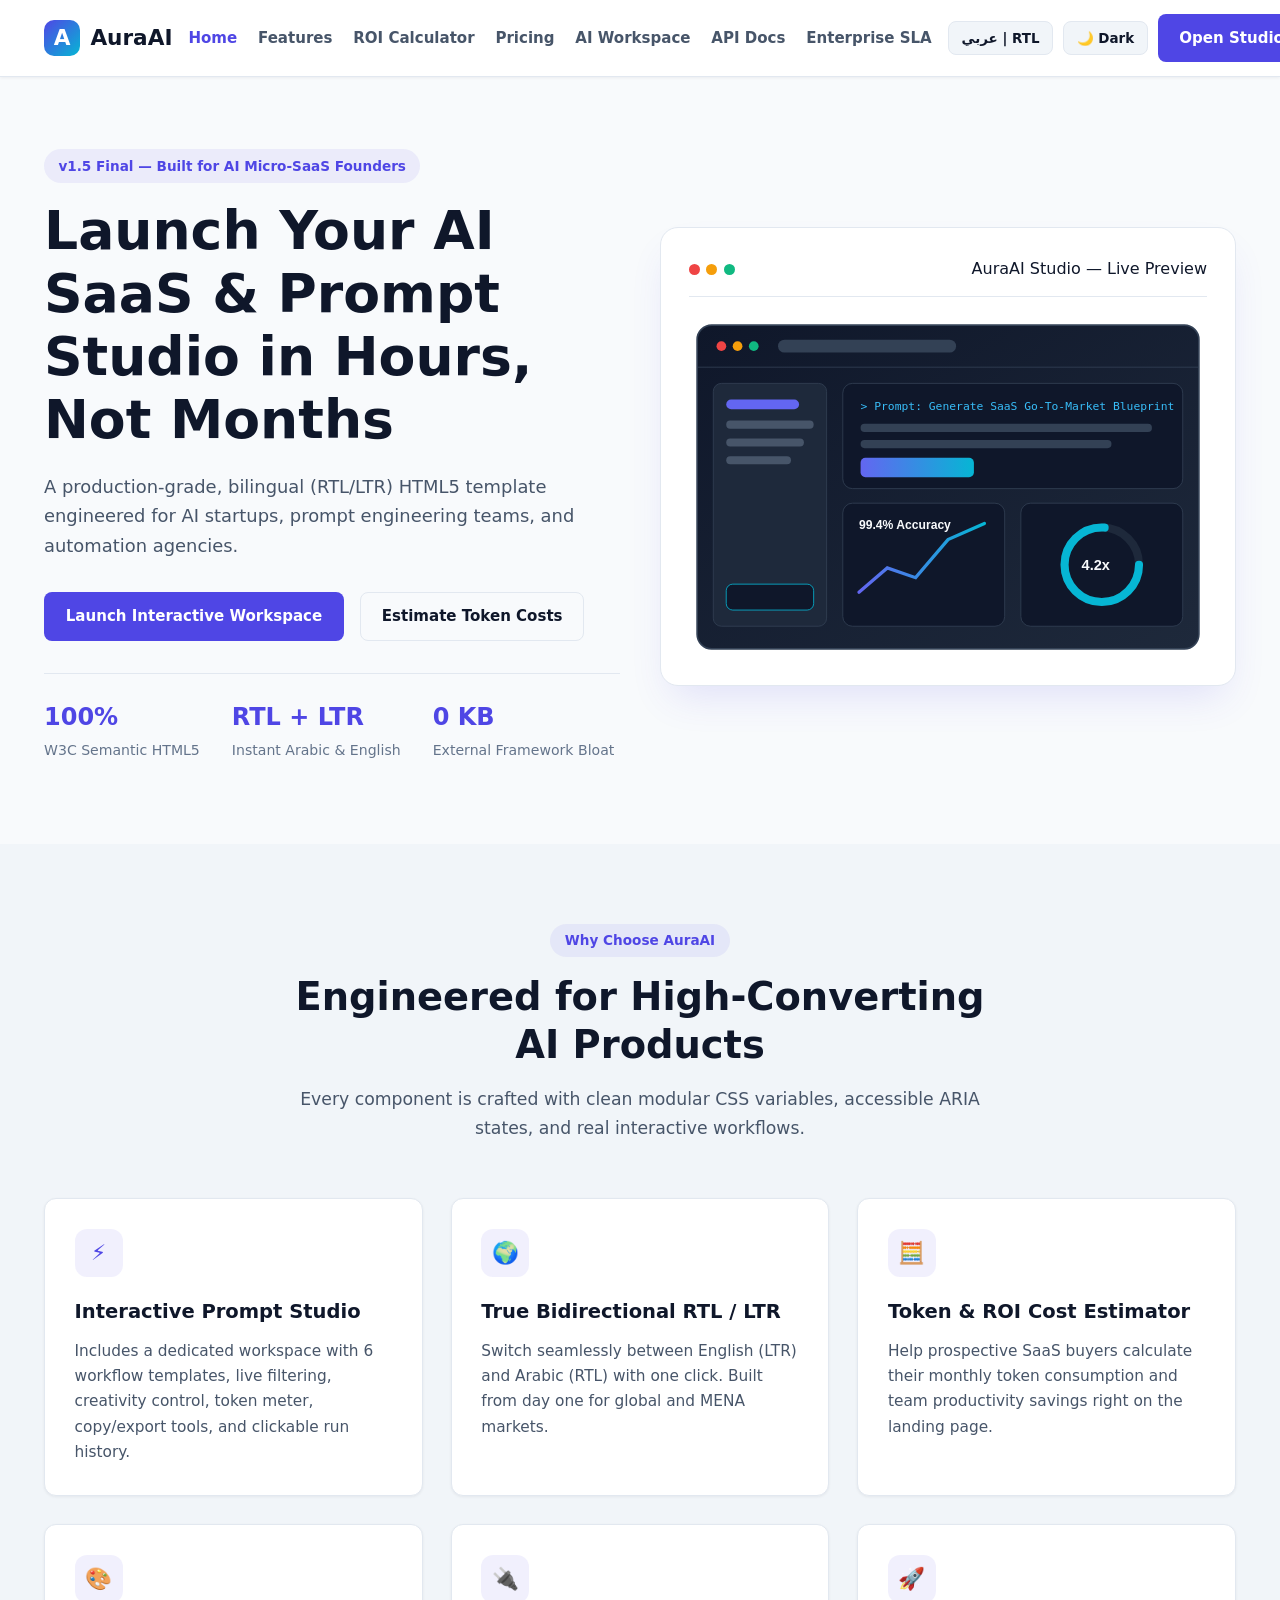
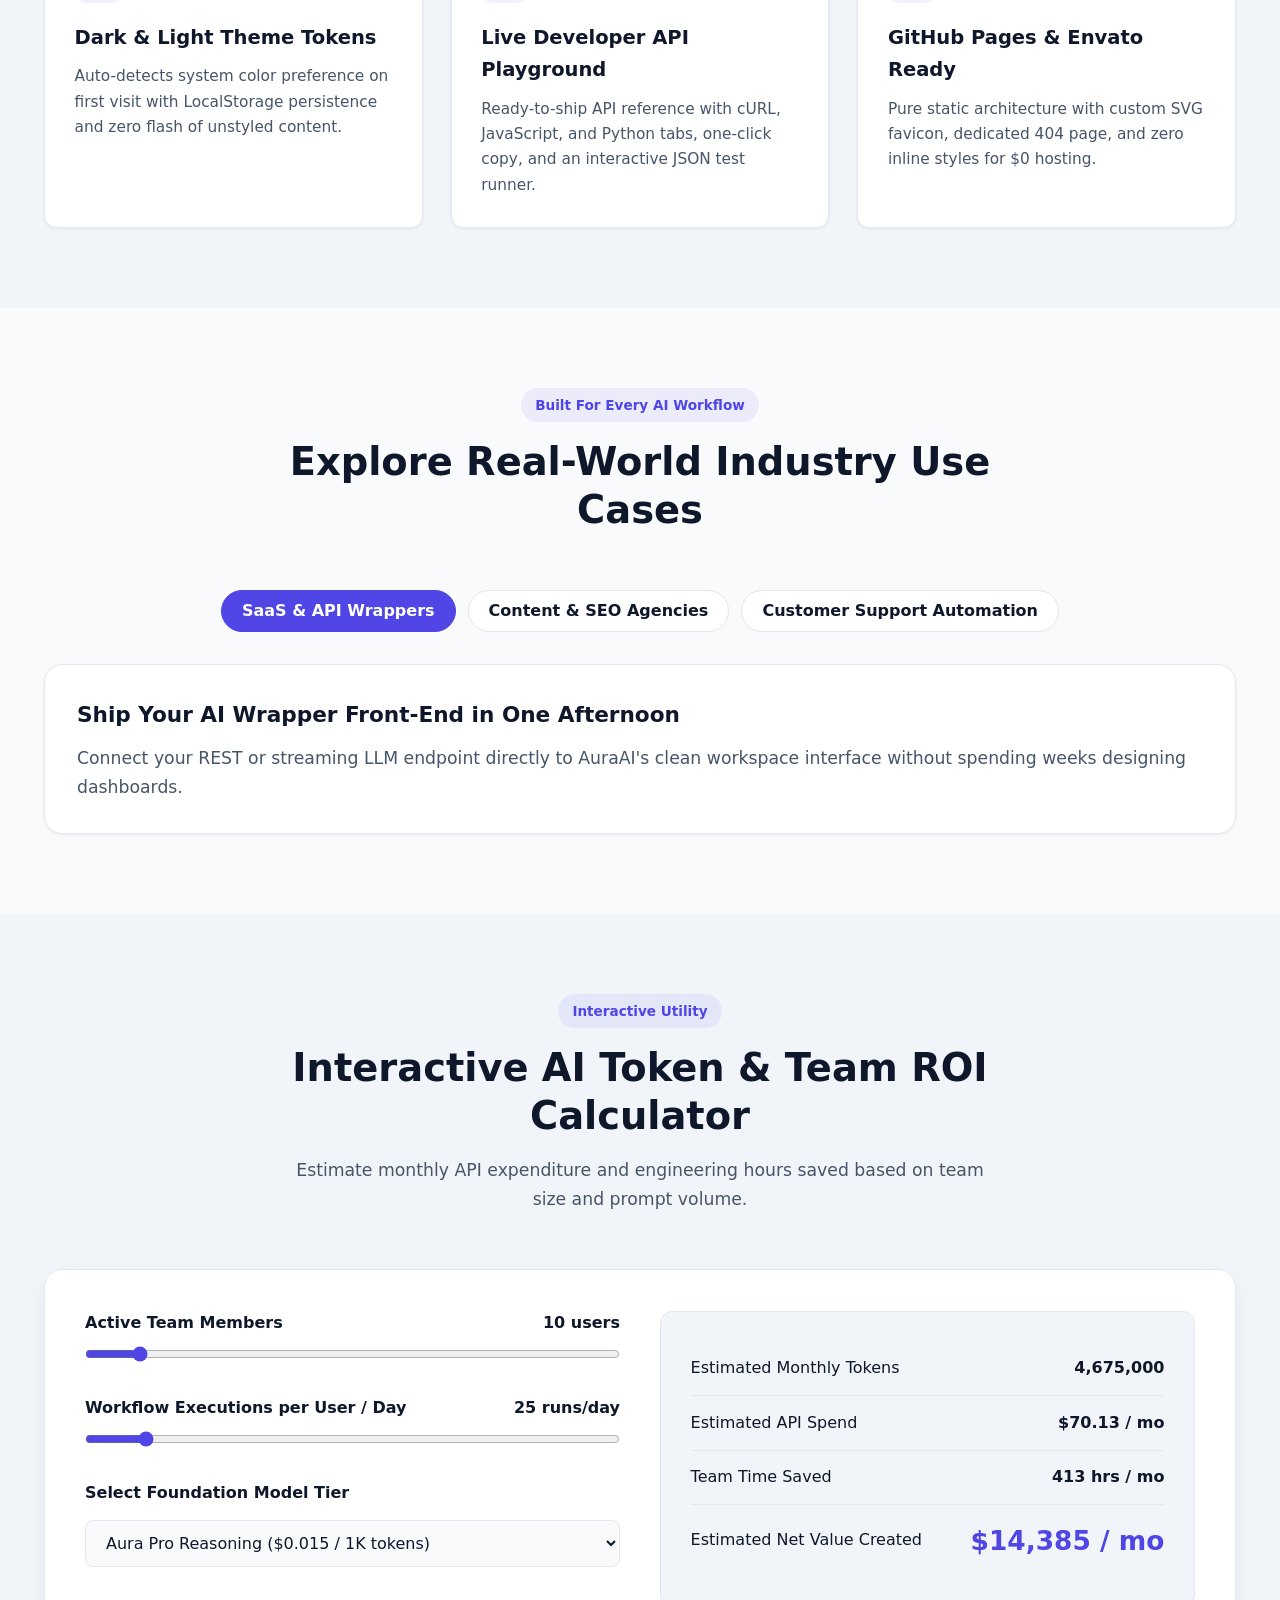
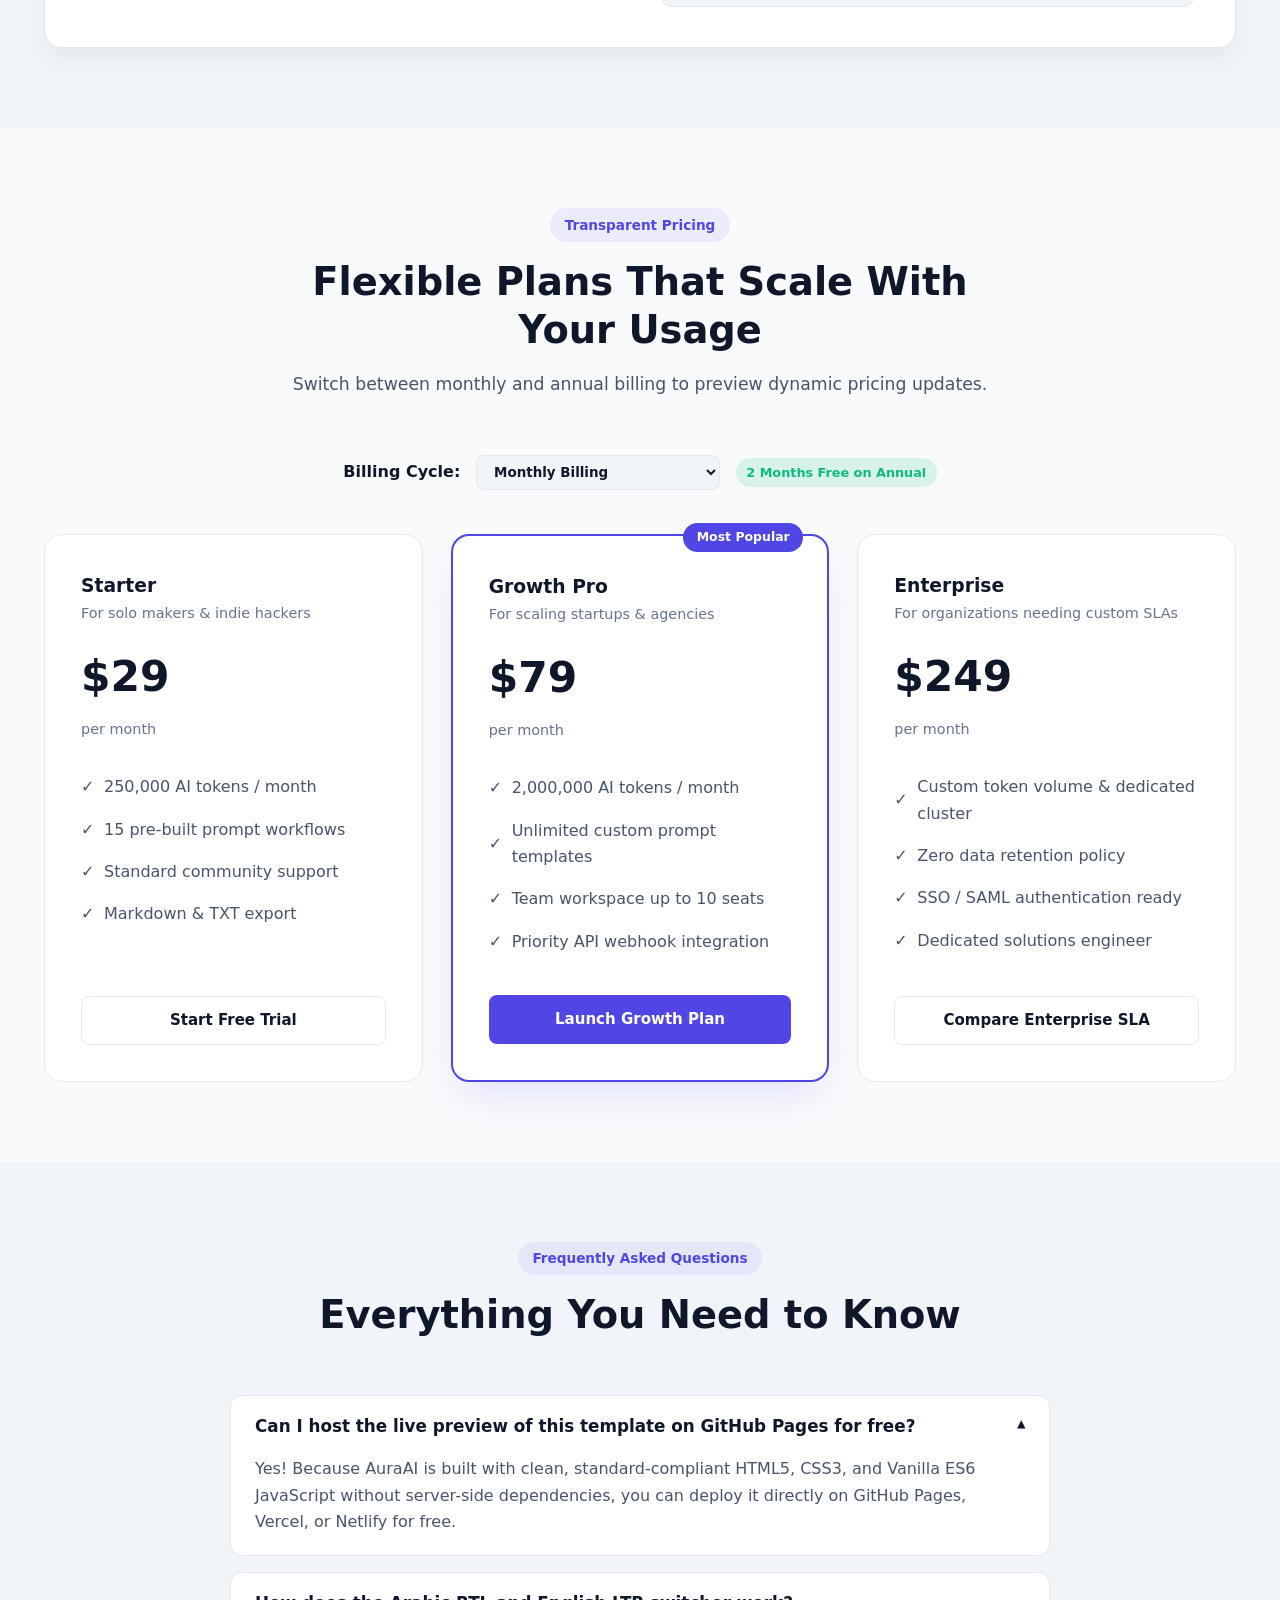
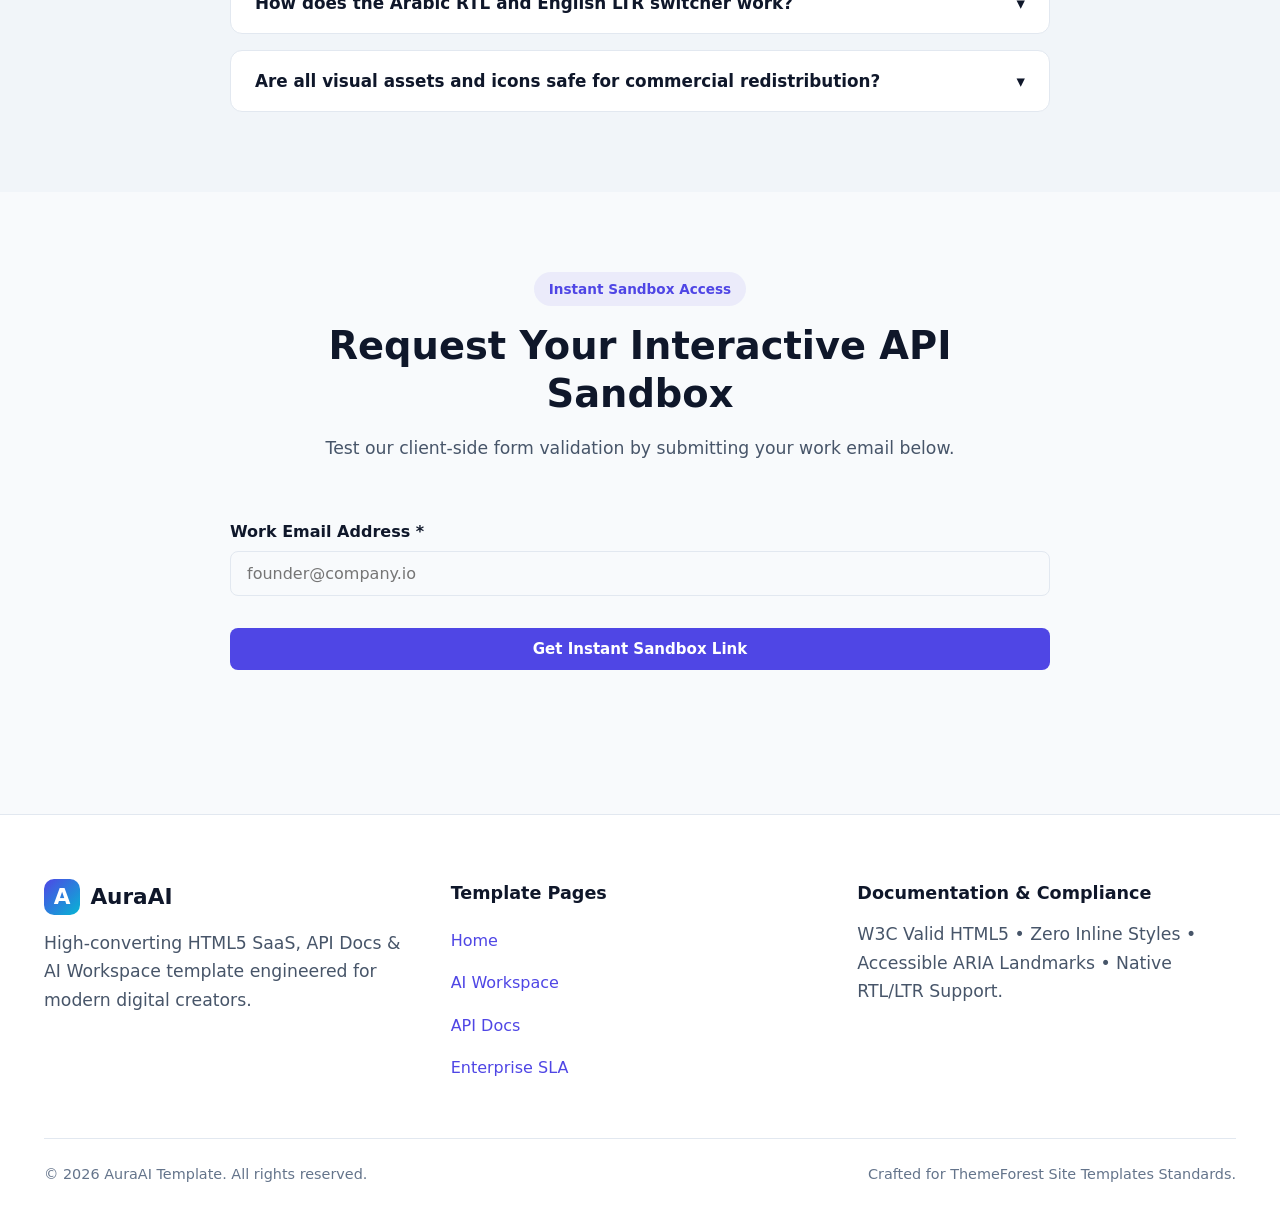
<file: index.html>
<!DOCTYPE html>
<html lang="en" dir="ltr" data-theme="light">
<head>
  <meta charset="UTF-8">
  <meta name="viewport" content="width=device-width, initial-scale=1.0">
  <meta name="description" content="AuraAI - Production-ready HTML5 SaaS Landing Page, Developer API Docs, and Interactive Prompt Engineering Workspace Template with native RTL/LTR and Dark Mode.">
  <meta property="og:title" content="AuraAI — AI Micro-SaaS &amp; Prompt Studio HTML5 Template">
  <meta property="og:description" content="Bilingual RTL/LTR &amp; Dark/Light Mode HTML5 template for AI startups, prompt studios, and developer APIs.">
  <meta property="og:type" content="website">
  <title>AuraAI — AI Micro-SaaS &amp; Prompt Studio HTML5 Template</title>
  <link rel="icon" type="image/svg+xml" href="assets/images/favicon.svg">
  <link rel="stylesheet" href="assets/css/style.css">
</head>
<body data-title-i18n="page_title_home">
  <a href="#main-content" class="skip-link" data-i18n="skip_main">Skip to main content</a>

  <!-- Header & Navigation -->
  <header class="site-header">
    <div class="container navbar">
      <a href="index.html" class="brand-logo" aria-label="AuraAI Home">
        <span class="brand-logo-mark">A</span>
        <span>AuraAI</span>
      </a>

      <button type="button" id="mobileMenuBtn" class="mobile-menu-toggle" aria-expanded="false" aria-controls="mainNavLinks" aria-label="Toggle navigation menu" data-i18n="menu_btn">
        ☰ Menu
      </button>

      <ul id="mainNavLinks" class="nav-links">
        <li><a href="index.html" class="active" data-i18n="nav_home">Home</a></li>
        <li><a href="#features" data-i18n="nav_features">Features</a></li>
        <li><a href="#calculator" data-i18n="nav_calculator">ROI Calculator</a></li>
        <li><a href="#pricing" data-i18n="nav_pricing">Pricing</a></li>
        <li><a href="workspace.html" data-i18n="nav_workspace">AI Workspace</a></li>
        <li><a href="api-docs.html" data-i18n="nav_api">API Docs</a></li>
        <li><a href="pricing-comparison.html" data-i18n="nav_Enterprise">Enterprise SLA</a></li>
      </ul>

      <div class="nav-actions">
        <button type="button" id="langToggleBtn" class="btn-icon" aria-label="Switch Language RTL or LTR">عربي | RTL</button>
        <button type="button" id="themeToggleBtn" class="btn-icon" aria-label="Switch color theme">🌙 Dark</button>
        <a href="workspace.html" class="btn btn-primary" data-i18n="btn_launch">Open Studio</a>
      </div>
    </div>
  </header>

  <main id="main-content">
    <!-- Hero Section -->
    <section class="hero-section">
      <div class="container grid-2">
        <div>
          <span class="section-badge" data-i18n="hero_badge">v1.5 Final — Built for AI Micro-SaaS Founders</span>
          <h1 class="hero-title" data-i18n="hero_title">Launch Your AI SaaS &amp; Prompt Studio in Hours, Not Months</h1>
          <p class="hero-description" data-i18n="hero_desc">
            A production-grade, bilingual (RTL/LTR) HTML5 template engineered for AI startups, prompt engineering teams, and automation agencies.
          </p>
          <div class="hero-cta-group">
            <a href="workspace.html" class="btn btn-primary" data-i18n="btn_try_workspace">Launch Interactive Workspace</a>
            <a href="#calculator" class="btn btn-outline" data-i18n="btn_calc_roi">Estimate Token Costs</a>
          </div>
          <div class="hero-metrics">
            <div class="metric-item">
              <strong>100%</strong>
              <span data-i18n="metric_1_sub">W3C Semantic HTML5</span>
            </div>
            <div class="metric-item">
              <strong>RTL + LTR</strong>
              <span data-i18n="metric_2_sub">Instant Arabic &amp; English</span>
            </div>
            <div class="metric-item">
              <strong>0 KB</strong>
              <span data-i18n="metric_3_sub">External Framework Bloat</span>
            </div>
          </div>
        </div>

        <div class="quick-demo-card">
          <div class="quick-demo-header">
            <div class="status-dot-group" aria-hidden="true">
              <span class="status-dot red"></span>
              <span class="status-dot amber"></span>
              <span class="status-dot green"></span>
            </div>
            <span data-i18n="demo_live_label">AuraAI Studio — Live Preview</span>
          </div>
          <img src="assets/images/hero-dashboard.svg" alt="AuraAI interactive analytics and prompt studio dashboard illustration" width="640" height="420">
        </div>
      </div>
    </section>

    <!-- Core Features Grid -->
    <section id="features" class="section section-alt">
      <div class="container">
        <div class="section-header">
          <span class="section-badge" data-i18n="feat_badge">Why Choose AuraAI</span>
          <h2 class="section-title" data-i18n="feat_title">Engineered for High-Converting AI Products</h2>
          <p class="section-subtitle" data-i18n="feat_subtitle">Every component is crafted with clean modular CSS variables, accessible ARIA states, and real interactive workflows.</p>
        </div>

        <div class="grid-3">
          <article class="feature-card">
            <div class="feature-icon" aria-hidden="true">⚡</div>
            <h3 data-i18n="feat_1_title">Interactive Prompt Studio</h3>
            <p data-i18n="feat_1_desc">Includes a dedicated workspace with 6 workflow templates, live filtering, creativity control, token meter, copy/export tools, and clickable run history.</p>
          </article>

          <article class="feature-card">
            <div class="feature-icon" aria-hidden="true">🌍</div>
            <h3 data-i18n="feat_2_title">True Bidirectional RTL / LTR</h3>
            <p data-i18n="feat_2_desc">Switch seamlessly between English (LTR) and Arabic (RTL) with one click. Built from day one for global and MENA markets.</p>
          </article>

          <article class="feature-card">
            <div class="feature-icon" aria-hidden="true">🧮</div>
            <h3 data-i18n="feat_3_title">Token &amp; ROI Cost Estimator</h3>
            <p data-i18n="feat_3_desc">Help prospective SaaS buyers calculate their monthly token consumption and team productivity savings right on the landing page.</p>
          </article>

          <article class="feature-card">
            <div class="feature-icon" aria-hidden="true">🎨</div>
            <h3 data-i18n="feat_4_title">Dark &amp; Light Theme Tokens</h3>
            <p data-i18n="feat_4_desc">Auto-detects system color preference on first visit with LocalStorage persistence and zero flash of unstyled content.</p>
          </article>

          <article class="feature-card">
            <div class="feature-icon" aria-hidden="true">🔌</div>
            <h3 data-i18n="feat_5_title">Live Developer API Playground</h3>
            <p data-i18n="feat_5_desc">Ready-to-ship API reference with cURL, JavaScript, and Python tabs, one-click copy, and an interactive JSON test runner.</p>
          </article>

          <article class="feature-card">
            <div class="feature-icon" aria-hidden="true">🚀</div>
            <h3 data-i18n="feat_6_title">GitHub Pages &amp; Envato Ready</h3>
            <p data-i18n="feat_6_desc">Pure static architecture with custom SVG favicon, dedicated 404 page, and zero inline styles for $0 hosting.</p>
          </article>
        </div>
      </div>
    </section>

    <!-- Industry Use-Case Tabs -->
    <section class="section">
      <div class="container">
        <div class="section-header">
          <span class="section-badge" data-i18n="uc_badge">Built For Every AI Workflow</span>
          <h2 class="section-title" data-i18n="uc_title">Explore Real-World Industry Use Cases</h2>
        </div>

        <div class="usecase-tabs" role="tablist">
          <button type="button" class="usecase-tab-btn active" role="tab" aria-selected="true" data-target="ucPanel1" data-i18n="uc_tab_1">SaaS &amp; API Wrappers</button>
          <button type="button" class="usecase-tab-btn" role="tab" aria-selected="false" data-target="ucPanel2" data-i18n="uc_tab_2">Content &amp; SEO Agencies</button>
          <button type="button" class="usecase-tab-btn" role="tab" aria-selected="false" data-target="ucPanel3" data-i18n="uc_tab_3">Customer Support Automation</button>
        </div>

        <div id="ucPanel1" class="usecase-panel" role="tabpanel">
          <h3 data-i18n="uc_p1_title">Ship Your AI Wrapper Front-End in One Afternoon</h3>
          <p class="section-subtitle" data-i18n="uc_p1_desc">Connect your REST or streaming LLM endpoint directly to AuraAI's clean workspace interface without spending weeks designing dashboards.</p>
        </div>

        <div id="ucPanel2" class="usecase-panel hidden" role="tabpanel">
          <h3 data-i18n="uc_p2_title">Productize Your Agency's Internal Prompt Playbooks</h3>
          <p class="section-subtitle" data-i18n="uc_p2_desc">Give clients or team members structured, repeatable prompt workflows for SEO briefs, ad copy, and localization.</p>
        </div>

        <div id="ucPanel3" class="usecase-panel hidden" role="tabpanel">
          <h3 data-i18n="uc_p3_title">Standardize Tier-1 Technical Support Responses</h3>
          <p class="section-subtitle" data-i18n="uc_p3_desc">Equip support engineers with tone-controlled response generators and SLA escalation templates.</p>
        </div>
      </div>
    </section>

    <!-- Interactive AI Token & ROI Calculator -->
    <section id="calculator" class="section section-alt">
      <div class="container">
        <div class="section-header">
          <span class="section-badge" data-i18n="calc_badge">Interactive Utility</span>
          <h2 class="section-title" data-i18n="calc_title">Interactive AI Token &amp; Team ROI Calculator</h2>
          <p class="section-subtitle" data-i18n="calc_subtitle">Estimate monthly API expenditure and engineering hours saved based on team size and prompt volume.</p>
        </div>

        <div class="calculator-wrapper grid-2">
          <div>
            <div class="calc-control-group">
              <label for="calcTeamSize">
                <span data-i18n="calc_team_label">Active Team Members</span>
                <span id="teamSizeVal">10 users</span>
              </label>
              <input type="range" id="calcTeamSize" class="range-slider" min="1" max="100" value="10">
            </div>

            <div class="calc-control-group">
              <label for="calcPromptsPerDay">
                <span data-i18n="calc_runs_label">Workflow Executions per User / Day</span>
                <span id="promptsDayVal">25 runs/day</span>
              </label>
              <input type="range" id="calcPromptsPerDay" class="range-slider" min="5" max="200" step="5" value="25">
            </div>

            <div class="calc-control-group">
              <label for="calcModelSelect" data-i18n="calc_model_label">Select Foundation Model Tier</label>
              <select id="calcModelSelect" class="form-control">
                <option value="0.005" data-i18n="model_opt_fast">Aura Fast Tier ($0.005 / 1K tokens)</option>
                <option value="0.015" selected data-i18n="model_opt_pro">Aura Pro Reasoning ($0.015 / 1K tokens)</option>
                <option value="0.030" data-i18n="model_opt_ent">Aura Enterprise Dedicated ($0.030 / 1K tokens)</option>
              </select>
            </div>
          </div>

          <div class="calc-results-box" aria-live="polite">
            <div class="calc-result-row">
              <span data-i18n="calc_res_tokens">Estimated Monthly Tokens</span>
              <strong id="resMonthlyTokens">4,675,000</strong>
            </div>
            <div class="calc-result-row">
              <span data-i18n="calc_res_spend">Estimated API Spend</span>
              <strong id="resApiCost">$70.13 / mo</strong>
            </div>
            <div class="calc-result-row">
              <span data-i18n="calc_res_hours">Team Time Saved</span>
              <strong id="resHoursSaved">413 hrs / mo</strong>
            </div>
            <div class="calc-result-row">
              <span data-i18n="calc_res_roi">Estimated Net Value Created</span>
              <strong id="resNetRoi" class="calc-highlight-number">$14,385 / mo</strong>
            </div>
          </div>
        </div>
      </div>
    </section>

    <!-- Pricing Section -->
    <section id="pricing" class="section">
      <div class="container">
        <div class="section-header">
          <span class="section-badge" data-i18n="price_badge">Transparent Pricing</span>
          <h2 class="section-title" data-i18n="price_title">Flexible Plans That Scale With Your Usage</h2>
          <p class="section-subtitle" data-i18n="price_subtitle">Switch between monthly and annual billing to preview dynamic pricing updates.</p>
        </div>

        <div class="billing-toggle-bar">
          <label for="billingCycleSelect"><strong data-i18n="billing_label">Billing Cycle:</strong></label>
          <select id="billingCycleSelect" class="btn-icon" aria-label="Select billing cycle">
            <option value="monthly" data-i18n="opt_monthly">Monthly Billing</option>
            <option value="annual" data-i18n="opt_annual">Annual Billing (Save 20%)</option>
          </select>
          <span class="discount-pill" data-i18n="discount_badge">2 Months Free on Annual</span>
        </div>

        <div class="grid-3">
          <article class="pricing-card">
            <div>
              <h3 data-i18n="plan_starter_name">Starter</h3>
              <p class="price-period" data-i18n="plan_starter_desc">For solo makers &amp; indie hackers</p>
              <div class="price-amount" data-monthly-price="29" data-annual-price="23">$29</div>
              <span class="price-period billing-period-label" data-i18n="per_month">per month</span>
              <ul class="pricing-features">
                <li>✓ <span data-i18n="plan_s_f1">250,000 AI tokens / month</span></li>
                <li>✓ <span data-i18n="plan_s_f2">15 pre-built prompt workflows</span></li>
                <li>✓ <span data-i18n="plan_s_f3">Standard community support</span></li>
                <li>✓ <span data-i18n="plan_s_f4">Markdown &amp; TXT export</span></li>
              </ul>
            </div>
            <a href="workspace.html" class="btn btn-outline" data-i18n="btn_start_trial">Start Free Trial</a>
          </article>

          <article class="pricing-card popular">
            <span class="popular-ribbon" data-i18n="plan_pro_ribbon">Most Popular</span>
            <div>
              <h3 data-i18n="plan_pro_name">Growth Pro</h3>
              <p class="price-period" data-i18n="plan_pro_desc">For scaling startups &amp; agencies</p>
              <div class="price-amount" data-monthly-price="79" data-annual-price="63">$79</div>
              <span class="price-period billing-period-label" data-i18n="per_month">per month</span>
              <ul class="pricing-features">
                <li>✓ <span data-i18n="plan_p_f1">2,000,000 AI tokens / month</span></li>
                <li>✓ <span data-i18n="plan_p_f2">Unlimited custom prompt templates</span></li>
                <li>✓ <span data-i18n="plan_p_f3">Team workspace up to 10 seats</span></li>
                <li>✓ <span data-i18n="plan_p_f4">Priority API webhook integration</span></li>
              </ul>
            </div>
            <a href="workspace.html" class="btn btn-primary" data-i18n="btn_launch_pro">Launch Growth Plan</a>
          </article>

          <article class="pricing-card">
            <div>
              <h3 data-i18n="plan_ent_name">Enterprise</h3>
              <p class="price-period" data-i18n="plan_ent_desc">For organizations needing custom SLAs</p>
              <div class="price-amount" data-monthly-price="249" data-annual-price="199">$249</div>
              <span class="price-period billing-period-label" data-i18n="per_month">per month</span>
              <ul class="pricing-features">
                <li>✓ <span data-i18n="plan_e_f1">Custom token volume &amp; dedicated cluster</span></li>
                <li>✓ <span data-i18n="plan_e_f2">Zero data retention policy</span></li>
                <li>✓ <span data-i18n="plan_e_f3">SSO / SAML authentication ready</span></li>
                <li>✓ <span data-i18n="plan_e_f4">Dedicated solutions engineer</span></li>
              </ul>
            </div>
            <a href="pricing-comparison.html" class="btn btn-outline" data-i18n="btn_compare_sla">Compare Enterprise SLA</a>
          </article>
        </div>
      </div>
    </section>

    <!-- FAQ Section -->
    <section id="faq" class="section section-alt">
      <div class="container">
        <div class="section-header">
          <span class="section-badge" data-i18n="faq_badge">Frequently Asked Questions</span>
          <h2 class="section-title" data-i18n="faq_title">Everything You Need to Know</h2>
        </div>

        <div class="faq-list">
          <div class="faq-item open">
            <button type="button" class="faq-trigger" aria-expanded="true">
              <span data-i18n="faq_q1">Can I host the live preview of this template on GitHub Pages for free?</span>
              <span class="faq-chevron" aria-hidden="true">▾</span>
            </button>
            <div class="faq-content">
              <p data-i18n="faq_a1">Yes! Because AuraAI is built with clean, standard-compliant HTML5, CSS3, and Vanilla ES6 JavaScript without server-side dependencies, you can deploy it directly on GitHub Pages, Vercel, or Netlify for free.</p>
            </div>
          </div>

          <div class="faq-item">
            <button type="button" class="faq-trigger" aria-expanded="false">
              <span data-i18n="faq_q2">How does the Arabic RTL and English LTR switcher work?</span>
              <span class="faq-chevron" aria-hidden="true">▾</span>
            </button>
            <div class="faq-content">
              <p data-i18n="faq_a2">Clicking the language button updates the document dir, lang, and page title dynamically, translates all interface elements across all 5 pages, and saves the preference in LocalStorage.</p>
            </div>
          </div>

          <div class="faq-item">
            <button type="button" class="faq-trigger" aria-expanded="false">
              <span data-i18n="faq_q3">Are all visual assets and icons safe for commercial redistribution?</span>
              <span class="faq-chevron" aria-hidden="true">▾</span>
            </button>
            <div class="faq-content">
              <p data-i18n="faq_a3">Absolutely. All SVG graphics, favicon, and UI icons included in the package are 100% custom-authored specifically for this template, requiring no external attribution or paid stock licenses.</p>
            </div>
          </div>
        </div>
      </div>
    </section>

    <!-- Lead Capture & Sandbox CTA -->
    <section class="section">
      <div class="container">
        <div class="section-header">
          <span class="section-badge" data-i18n="lead_badge">Instant Sandbox Access</span>
          <h2 class="section-title" data-i18n="lead_title">Request Your Interactive API Sandbox</h2>
          <p class="section-subtitle" data-i18n="lead_subtitle">Test our client-side form validation by submitting your work email below.</p>
        </div>

        <form id="leadCaptureForm" class="faq-list" novalidate>
          <div>
            <label for="leadEmailInput"><strong data-i18n="lead_email_label">Work Email Address *</strong></label>
            <input type="email" id="leadEmailInput" class="form-control" placeholder="founder@company.io" required>
          </div>
          <button type="submit" class="btn btn-primary" data-i18n="lead_btn">Get Instant Sandbox Link</button>
          <div id="leadFormFeedback" class="ui-state-box hidden" role="status" aria-live="polite"></div>
        </form>
      </div>
    </section>
  </main>

  <!-- Footer -->
  <footer class="site-footer">
    <div class="container">
      <div class="grid-3">
        <div>
          <a href="index.html" class="brand-logo">
            <span class="brand-logo-mark">A</span>
            <span>AuraAI</span>
          </a>
          <p class="section-subtitle" data-i18n="footer_about">High-converting HTML5 SaaS, API Docs &amp; AI Workspace template engineered for modern digital creators.</p>
        </div>
        <div>
          <h3 data-i18n="footer_pages_title">Template Pages</h3>
          <ul class="pricing-features">
            <li><a href="index.html" data-i18n="nav_home">Home</a></li>
            <li><a href="workspace.html" data-i18n="nav_workspace">AI Workspace</a></li>
            <li><a href="api-docs.html" data-i18n="nav_api">API Docs</a></li>
            <li><a href="pricing-comparison.html" data-i18n="nav_Enterprise">Enterprise SLA</a></li>
          </ul>
        </div>
        <div>
          <h3 data-i18n="footer_comp_title">Documentation &amp; Compliance</h3>
          <p class="section-subtitle" data-i18n="footer_comp_desc">W3C Valid HTML5 • Zero Inline Styles • Accessible ARIA Landmarks • Native RTL/LTR Support.</p>
        </div>
      </div>

      <div class="footer-bottom">
        <span data-i18n="footer_copyright">&copy; 2026 AuraAI Template. All rights reserved.</span>
        <span data-i18n="footer_standards">Crafted for ThemeForest Site Templates Standards.</span>
      </div>
    </div>
  </footer>

  <script src="assets/js/app.js"></script>
</body>
</html>
</file>
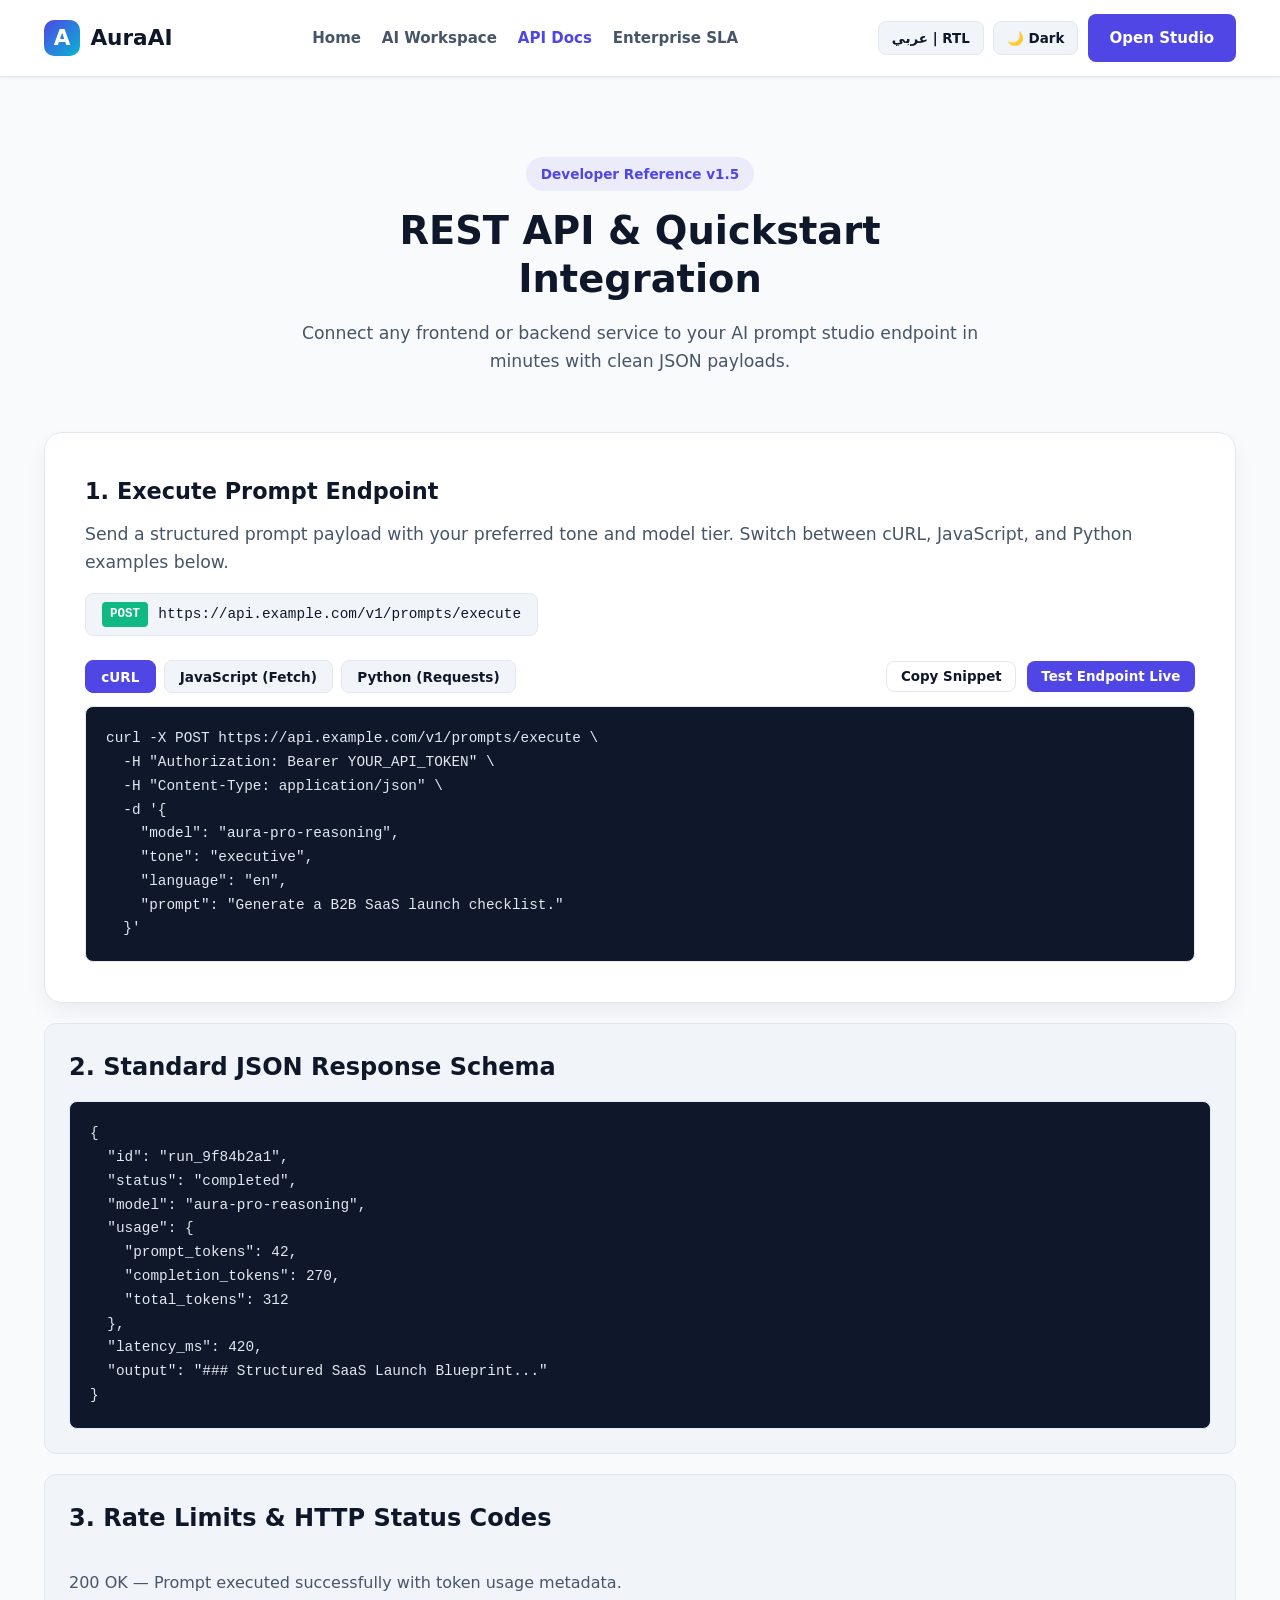
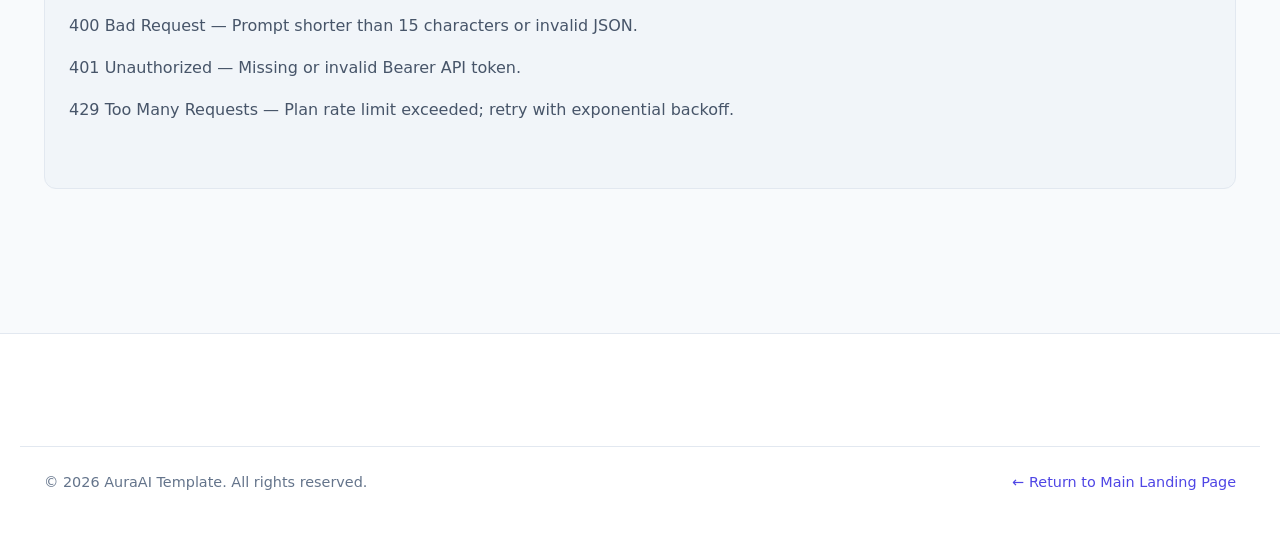
<file: api-docs.html>
<!DOCTYPE html>
<html lang="en" dir="ltr" data-theme="light">
<head>
  <meta charset="UTF-8">
  <meta name="viewport" content="width=device-width, initial-scale=1.0">
  <meta name="description" content="AuraAI Developer REST API Reference with cURL, JavaScript, Python examples and interactive test playground.">
  <meta property="og:title" content="Developer API Docs — AuraAI Template">
  <meta property="og:type" content="website">
  <title>Developer API Docs — AuraAI Template</title>
  <link rel="icon" type="image/svg+xml" href="assets/images/favicon.svg">
  <link rel="stylesheet" href="assets/css/style.css">
</head>
<body data-title-i18n="page_title_api">
  <a href="#api-main" class="skip-link" data-i18n="skip_main">Skip to main content</a>

  <header class="site-header">
    <div class="container navbar">
      <a href="index.html" class="brand-logo" aria-label="AuraAI Home">
        <span class="brand-logo-mark">A</span>
        <span>AuraAI</span>
      </a>

      <button type="button" id="mobileMenuBtn" class="mobile-menu-toggle" aria-expanded="false" aria-controls="mainNavLinks" aria-label="Toggle navigation menu" data-i18n="menu_btn">
        ☰ Menu
      </button>

      <ul id="mainNavLinks" class="nav-links">
        <li><a href="index.html" data-i18n="nav_home">Home</a></li>
        <li><a href="workspace.html" data-i18n="nav_workspace">AI Workspace</a></li>
        <li><a href="api-docs.html" class="active" data-i18n="nav_api">API Docs</a></li>
        <li><a href="pricing-comparison.html" data-i18n="nav_Enterprise">Enterprise SLA</a></li>
      </ul>

      <div class="nav-actions">
        <button type="button" id="langToggleBtn" class="btn-icon" aria-label="Switch Language RTL or LTR">عربي | RTL</button>
        <button type="button" id="themeToggleBtn" class="btn-icon" aria-label="Switch color theme">🌙 Dark</button>
        <a href="workspace.html" class="btn btn-primary" data-i18n="btn_launch">Open Studio</a>
      </div>
    </div>
  </header>

  <main id="api-main" class="section">
    <div class="container">
      <div class="section-header">
        <span class="section-badge" data-i18n="api_badge">Developer Reference v1.5</span>
        <h1 class="section-title" data-i18n="api_title">REST API &amp; Quickstart Integration</h1>
        <p class="section-subtitle" data-i18n="api_subtitle">Connect any frontend or backend service to your AI prompt studio endpoint in minutes with clean JSON payloads.</p>
      </div>

      <div class="calculator-wrapper">
        <h2 data-i18n="api_sec1_title">1. Execute Prompt Endpoint</h2>
        <p class="section-subtitle" data-i18n="api_sec1_desc">Send a structured prompt payload with your preferred tone and model tier. Switch between cURL, JavaScript, and Python examples below.</p>

        <div class="api-endpoint-badge">
          <span class="http-method">POST</span>
          <span>https://api.example.com/v1/prompts/execute</span>
        </div>

        <div class="code-tabs-header">
          <div class="code-tab-group" role="tablist">
            <button type="button" class="code-tab-btn active" role="tab" aria-selected="true" data-code-target="codeCurl">cURL</button>
            <button type="button" class="code-tab-btn" role="tab" aria-selected="false" data-code-target="codeJs">JavaScript (Fetch)</button>
            <button type="button" class="code-tab-btn" role="tab" aria-selected="false" data-code-target="codePy">Python (Requests)</button>
          </div>
          <div class="output-toolbar-actions">
            <button type="button" id="copyApiSnippetBtn" class="btn btn-outline btn-sm" data-i18n="api_copy_code">Copy Snippet</button>
            <button type="button" id="tryApiEndpointBtn" class="btn btn-primary btn-sm" data-i18n="api_try_btn">Test Endpoint Live</button>
          </div>
        </div>

        <pre id="codeCurl" class="code-output-pre code-panel" role="tabpanel">curl -X POST https://api.example.com/v1/prompts/execute \
  -H "Authorization: Bearer YOUR_API_TOKEN" \
  -H "Content-Type: application/json" \
  -d '{
    "model": "aura-pro-reasoning",
    "tone": "executive",
    "language": "en",
    "prompt": "Generate a B2B SaaS launch checklist."
  }'</pre>

        <pre id="codeJs" class="code-output-pre code-panel hidden" role="tabpanel">const response = await fetch("https://api.example.com/v1/prompts/execute", {
  method: "POST",
  headers: {
    "Authorization": "Bearer YOUR_API_TOKEN",
    "Content-Type": "application/json"
  },
  body: JSON.stringify({
    model: "aura-pro-reasoning",
    tone: "executive",
    language: "en",
    prompt: "Generate a B2B SaaS launch checklist."
  })
});
const data = await response.json();
console.log(data.output);</pre>

        <pre id="codePy" class="code-output-pre code-panel hidden" role="tabpanel">import requests

res = requests.post(
    "https://api.example.com/v1/prompts/execute",
    headers={"Authorization": "Bearer YOUR_API_TOKEN"},
    json={
        "model": "aura-pro-reasoning",
        "tone": "executive",
        "language": "en",
        "prompt": "Generate a B2B SaaS launch checklist."
    },
    timeout=30,
)
print(res.json()["output"])</pre>

        <!-- Live Interactive Playground Response Box -->
        <div id="apiLiveResponseBox" class="ui-state-box ui-state-success hidden" role="status" aria-live="polite">
          <strong data-i18n="api_live_title">Live Sandbox Response</strong>
          <pre id="apiLiveResponsePre" class="code-output-pre"></pre>
        </div>
      </div>

      <div class="ui-state-box">
        <h2 data-i18n="api_sec2_title">2. Standard JSON Response Schema</h2>
        <pre class="code-output-pre">{
  "id": "run_9f84b2a1",
  "status": "completed",
  "model": "aura-pro-reasoning",
  "usage": {
    "prompt_tokens": 42,
    "completion_tokens": 270,
    "total_tokens": 312
  },
  "latency_ms": 420,
  "output": "### Structured SaaS Launch Blueprint..."
}</pre>
      </div>

      <div class="ui-state-box">
        <h2 data-i18n="api_sec3_title">3. Rate Limits &amp; HTTP Status Codes</h2>
        <ul class="pricing-features">
          <li data-i18n="api_st_200">200 OK — Prompt executed successfully with token usage metadata.</li>
          <li data-i18n="api_st_400">400 Bad Request — Prompt shorter than 15 characters or invalid JSON.</li>
          <li data-i18n="api_st_401">401 Unauthorized — Missing or invalid Bearer API token.</li>
          <li data-i18n="api_st_429">429 Too Many Requests — Plan rate limit exceeded; retry with exponential backoff.</li>
        </ul>
      </div>
    </div>
  </main>

  <footer class="site-footer">
    <div class="container footer-bottom">
      <span data-i18n="footer_copyright">&copy; 2026 AuraAI Template. All rights reserved.</span>
      <a href="index.html" data-i18n="back_home">← Return to Main Landing Page</a>
    </div>
  </footer>

  <script src="assets/js/app.js"></script>
</body>
</html>
</file>
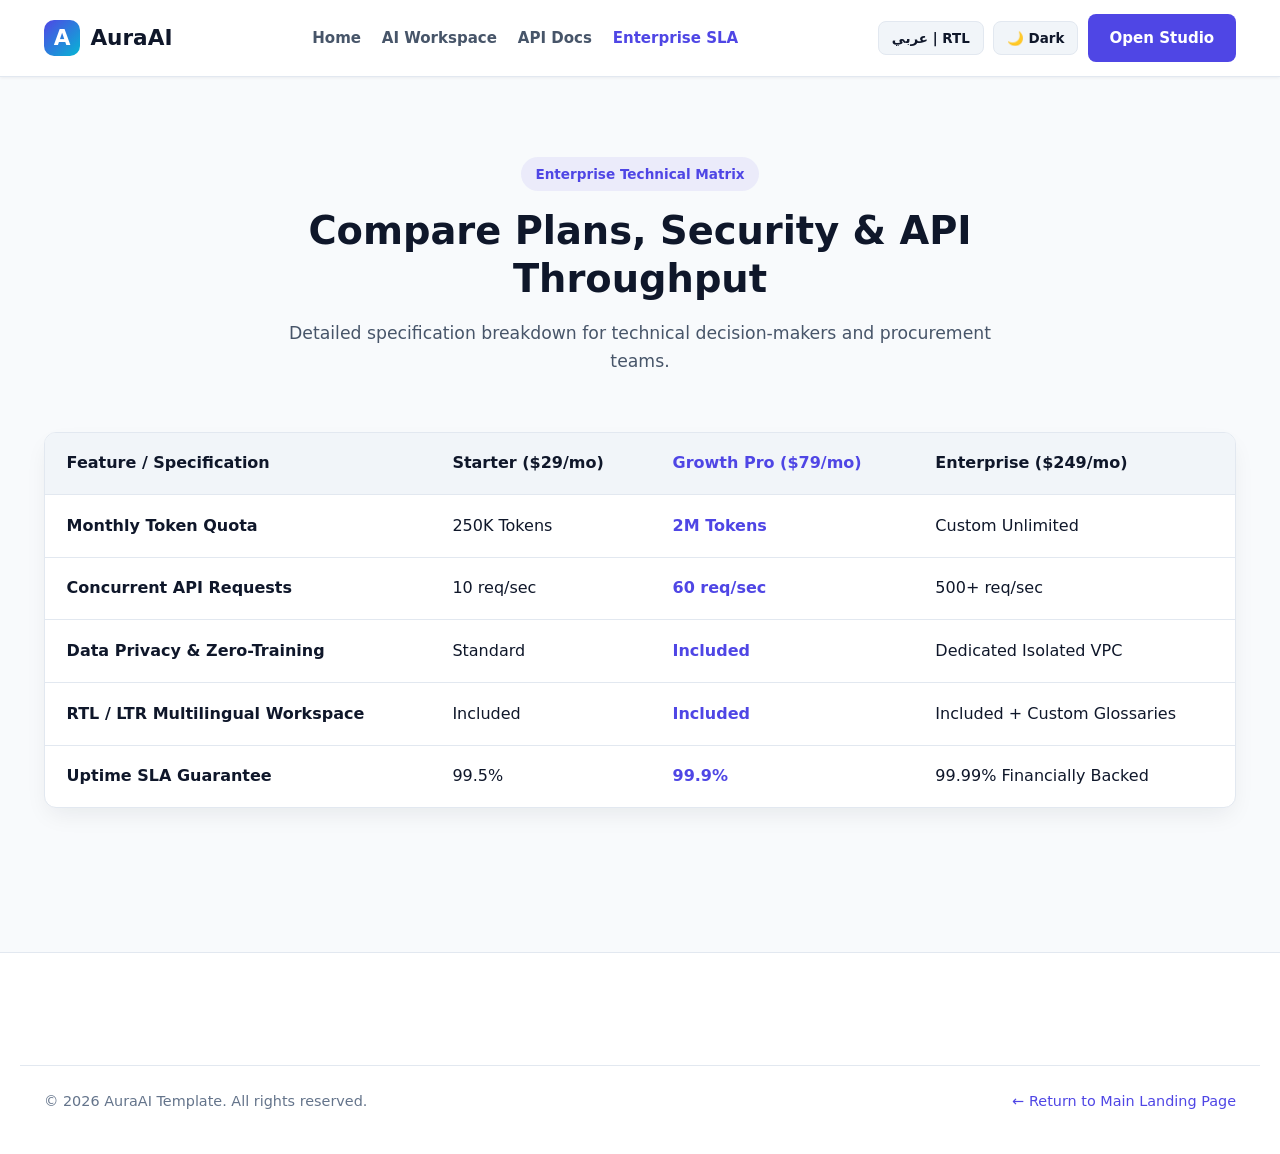
<file: pricing-comparison.html>
<!DOCTYPE html>
<html lang="en" dir="ltr" data-theme="light">
<head>
  <meta charset="UTF-8">
  <meta name="viewport" content="width=device-width, initial-scale=1.0">
  <meta name="description" content="AuraAI Enterprise Architecture, SLA Comparison Matrix, and Security Compliance.">
  <meta property="og:title" content="Enterprise SLA &amp; Architecture Comparison — AuraAI Template">
  <meta property="og:type" content="website">
  <title>Enterprise SLA &amp; Architecture Comparison — AuraAI Template</title>
  <link rel="icon" type="image/svg+xml" href="assets/images/favicon.svg">
  <link rel="stylesheet" href="assets/css/style.css">
</head>
<body data-title-i18n="page_title_sla">
  <a href="#comparison-main" class="skip-link" data-i18n="skip_main">Skip to main content</a>

  <header class="site-header">
    <div class="container navbar">
      <a href="index.html" class="brand-logo" aria-label="AuraAI Home">
        <span class="brand-logo-mark">A</span>
        <span>AuraAI</span>
      </a>

      <button type="button" id="mobileMenuBtn" class="mobile-menu-toggle" aria-expanded="false" aria-controls="mainNavLinks" aria-label="Toggle navigation menu" data-i18n="menu_btn">
        ☰ Menu
      </button>

      <ul id="mainNavLinks" class="nav-links">
        <li><a href="index.html" data-i18n="nav_home">Home</a></li>
        <li><a href="workspace.html" data-i18n="nav_workspace">AI Workspace</a></li>
        <li><a href="api-docs.html" data-i18n="nav_api">API Docs</a></li>
        <li><a href="pricing-comparison.html" class="active" data-i18n="nav_Enterprise">Enterprise SLA</a></li>
      </ul>

      <div class="nav-actions">
        <button type="button" id="langToggleBtn" class="btn-icon" aria-label="Switch Language RTL or LTR">عربي | RTL</button>
        <button type="button" id="themeToggleBtn" class="btn-icon" aria-label="Switch color theme">🌙 Dark</button>
        <a href="workspace.html" class="btn btn-primary" data-i18n="btn_launch">Open Studio</a>
      </div>
    </div>
  </header>

  <main id="comparison-main" class="section">
    <div class="container">
      <div class="section-header">
        <span class="section-badge" data-i18n="sla_badge">Enterprise Technical Matrix</span>
        <h1 class="section-title" data-i18n="sla_title">Compare Plans, Security &amp; API Throughput</h1>
        <p class="section-subtitle" data-i18n="sla_subtitle">Detailed specification breakdown for technical decision-makers and procurement teams.</p>
      </div>

      <div class="table-responsive">
        <table class="sla-table">
          <thead>
            <tr>
              <th scope="col" data-i18n="sla_col_feat">Feature / Specification</th>
              <th scope="col" data-i18n="sla_col_starter">Starter ($29/mo)</th>
              <th scope="col" class="col-highlight" data-i18n="sla_col_pro">Growth Pro ($79/mo)</th>
              <th scope="col" data-i18n="sla_col_ent">Enterprise ($249/mo)</th>
            </tr>
          </thead>
          <tbody>
            <tr>
              <th scope="row" data-i18n="sla_r1_k">Monthly Token Quota</th>
              <td data-i18n="sla_r1_s">250K Tokens</td>
              <td class="col-highlight" data-i18n="sla_r1_p">2M Tokens</td>
              <td data-i18n="sla_r1_e">Custom Unlimited</td>
            </tr>
            <tr>
              <th scope="row" data-i18n="sla_r2_k">Concurrent API Requests</th>
              <td data-i18n="sla_r2_s">10 req/sec</td>
              <td class="col-highlight" data-i18n="sla_r2_p">60 req/sec</td>
              <td data-i18n="sla_r2_e">500+ req/sec</td>
            </tr>
            <tr>
              <th scope="row" data-i18n="sla_r3_k">Data Privacy &amp; Zero-Training</th>
              <td data-i18n="sla_r3_s">Standard</td>
              <td class="col-highlight" data-i18n="sla_r3_p">Included</td>
              <td data-i18n="sla_r3_e">Dedicated Isolated VPC</td>
            </tr>
            <tr>
              <th scope="row" data-i18n="sla_r4_k">RTL / LTR Multilingual Workspace</th>
              <td data-i18n="sla_r4_s">Included</td>
              <td class="col-highlight" data-i18n="sla_r4_p">Included</td>
              <td data-i18n="sla_r4_e">Included + Custom Glossaries</td>
            </tr>
            <tr>
              <th scope="row" data-i18n="sla_r5_k">Uptime SLA Guarantee</th>
              <td data-i18n="sla_r5_s">99.5%</td>
              <td class="col-highlight" data-i18n="sla_r5_p">99.9%</td>
              <td data-i18n="sla_r5_e">99.99% Financially Backed</td>
            </tr>
          </tbody>
        </table>
      </div>
    </div>
  </main>

  <footer class="site-footer">
    <div class="container footer-bottom">
      <span data-i18n="footer_copyright">&copy; 2026 AuraAI Template. All rights reserved.</span>
      <a href="index.html" data-i18n="back_home">← Return to Main Landing Page</a>
    </div>
  </footer>

  <script src="assets/js/app.js"></script>
</body>
</html>
</file>
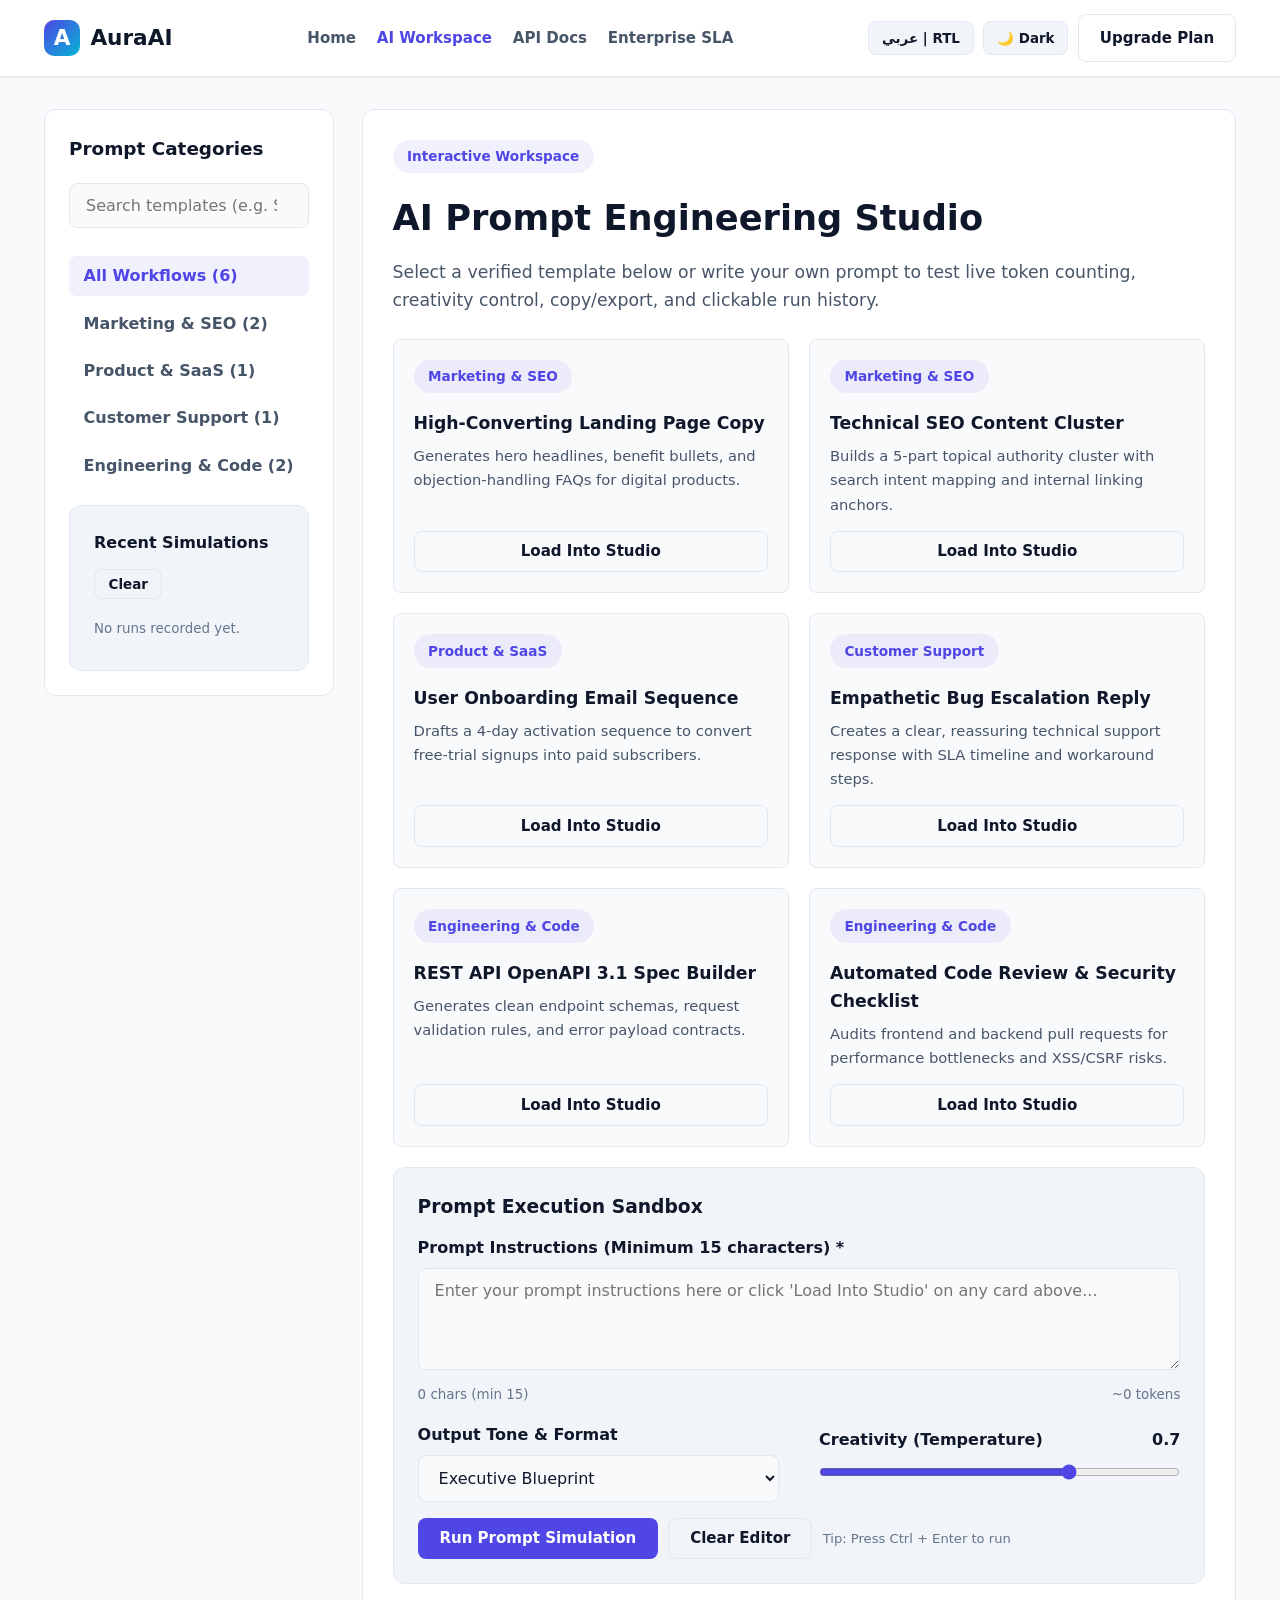
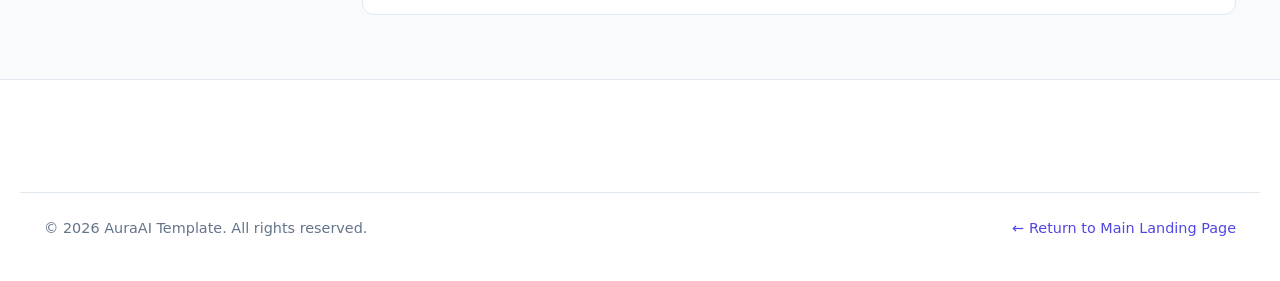
<file: workspace.html>
<!DOCTYPE html>
<html lang="en" dir="ltr" data-theme="light">
<head>
  <meta charset="UTF-8">
  <meta name="viewport" content="width=device-width, initial-scale=1.0">
  <meta name="description" content="AuraAI Interactive Prompt Engineering Studio and Workspace Dashboard.">
  <meta property="og:title" content="AI Prompt Studio &amp; Workspace — AuraAI Template">
  <meta property="og:type" content="website">
  <title>AI Prompt Studio &amp; Workspace — AuraAI Template</title>
  <link rel="icon" type="image/svg+xml" href="assets/images/favicon.svg">
  <link rel="stylesheet" href="assets/css/style.css">
</head>
<body data-title-i18n="page_title_workspace">
  <a href="#workspace-main" class="skip-link" data-i18n="skip_main">Skip to main content</a>

  <header class="site-header">
    <div class="container navbar">
      <a href="index.html" class="brand-logo" aria-label="AuraAI Home">
        <span class="brand-logo-mark">A</span>
        <span>AuraAI</span>
      </a>

      <button type="button" id="mobileMenuBtn" class="mobile-menu-toggle" aria-expanded="false" aria-controls="mainNavLinks" aria-label="Toggle navigation menu" data-i18n="menu_btn">
        ☰ Menu
      </button>

      <ul id="mainNavLinks" class="nav-links">
        <li><a href="index.html" data-i18n="nav_home">Home</a></li>
        <li><a href="workspace.html" class="active" data-i18n="nav_workspace">AI Workspace</a></li>
        <li><a href="api-docs.html" data-i18n="nav_api">API Docs</a></li>
        <li><a href="pricing-comparison.html" data-i18n="nav_Enterprise">Enterprise SLA</a></li>
      </ul>

      <div class="nav-actions">
        <button type="button" id="langToggleBtn" class="btn-icon" aria-label="Switch Language RTL or LTR">عربي | RTL</button>
        <button type="button" id="themeToggleBtn" class="btn-icon" aria-label="Switch color theme">🌙 Dark</button>
        <a href="index.html#pricing" class="btn btn-outline" data-i18n="btn_upgrade">Upgrade Plan</a>
      </div>
    </div>
  </header>

  <main id="workspace-main" class="container">
    <div class="workspace-layout">
      <!-- Sidebar Filter & Clickable History -->
      <aside class="workspace-sidebar" aria-label="Prompt Library Filters">
        <h2 data-i18n="ws_sidebar_title">Prompt Categories</h2>
        <label for="promptSearchInput" class="sr-only">Search Prompt Templates</label>
        <input type="search" id="promptSearchInput" class="form-control" placeholder="Search templates (e.g. SEO)...">

        <ul class="category-filter-list">
          <li><button type="button" class="filter-btn active" data-category="all" data-i18n="ws_cat_all">All Workflows (6)</button></li>
          <li><button type="button" class="filter-btn" data-category="marketing" data-i18n="ws_cat_mkt">Marketing &amp; SEO (2)</button></li>
          <li><button type="button" class="filter-btn" data-category="product" data-i18n="ws_cat_prod">Product &amp; SaaS (1)</button></li>
          <li><button type="button" class="filter-btn" data-category="support" data-i18n="ws_cat_sup">Customer Support (1)</button></li>
          <li><button type="button" class="filter-btn" data-category="engineering" data-i18n="ws_cat_eng">Engineering &amp; Code (2)</button></li>
        </ul>

        <div class="ui-state-box">
          <div class="output-toolbar">
            <strong data-i18n="ws_history_title">Recent Simulations</strong>
            <button type="button" id="clearHistoryBtn" class="btn btn-outline btn-sm" data-i18n="ws_history_clear">Clear</button>
          </div>
          <ul id="promptHistoryList" class="history-list"></ul>
        </div>
      </aside>

      <!-- Main Studio Area -->
      <section class="workspace-main">
        <span class="section-badge" data-i18n="ws_badge">Interactive Workspace</span>
        <h1 data-i18n="ws_title">AI Prompt Engineering Studio</h1>
        <p class="section-subtitle" data-i18n="ws_subtitle">Select a verified template below or write your own prompt to test live token counting, creativity control, copy/export, and clickable run history.</p>

        <!-- Prompt Library Cards (6 Balanced Workflows) -->
        <div class="prompt-card-grid">
          <article class="prompt-template-card" data-category="marketing">
            <div>
              <span class="section-badge" data-i18n="ws_badge_mkt">Marketing &amp; SEO</span>
              <h3 data-i18n="ws_card1_title">High-Converting Landing Page Copy</h3>
              <p data-i18n="ws_card1_desc">Generates hero headlines, benefit bullets, and objection-handling FAQs for digital products.</p>
            </div>
            <button type="button" class="btn btn-outline use-template-btn" data-i18n="ws_btn_load"
              data-prompt="Create a conversion-focused landing page blueprint for a B2B AI workflow automation tool targeting e-commerce founders."
              data-prompt-ar="أنشئ مخطط صفحة هبوط عالية التحويل لأداة أتمتة بالذكاء الاصطناعي تستهدف مؤسسي المتاجر الإلكترونية.">Load Into Studio</button>
          </article>

          <article class="prompt-template-card" data-category="marketing">
            <div>
              <span class="section-badge" data-i18n="ws_badge_mkt">Marketing &amp; SEO</span>
              <h3 data-i18n="ws_card2_title">Technical SEO Content Cluster</h3>
              <p data-i18n="ws_card2_desc">Builds a 5-part topical authority cluster with search intent mapping and internal linking anchors.</p>
            </div>
            <button type="button" class="btn btn-outline use-template-btn" data-i18n="ws_btn_load"
              data-prompt="Generate a technical SEO content cluster and keyword matrix for a cloud cybersecurity platform."
              data-prompt-ar="أنشئ خطة محتوى SEO تقني ومصفوفة كلمات مفتاحية لمنصة أمن سيبراني سحابية.">Load Into Studio</button>
          </article>

          <article class="prompt-template-card" data-category="product">
            <div>
              <span class="section-badge" data-i18n="ws_badge_prod">Product &amp; SaaS</span>
              <h3 data-i18n="ws_card3_title">User Onboarding Email Sequence</h3>
              <p data-i18n="ws_card3_desc">Drafts a 4-day activation sequence to convert free-trial signups into paid subscribers.</p>
            </div>
            <button type="button" class="btn btn-outline use-template-btn" data-i18n="ws_btn_load"
              data-prompt="Write a 4-part onboarding email sequence for new trial users of our analytics dashboard."
              data-prompt-ar="اكتب سلسلة من 4 رسائل بريد إلكتروني لتفعيل المشتركين الجدد في التجربة المجانية للوحة التحليلات.">Load Into Studio</button>
          </article>

          <article class="prompt-template-card" data-category="support">
            <div>
              <span class="section-badge" data-i18n="ws_badge_sup">Customer Support</span>
              <h3 data-i18n="ws_card4_title">Empathetic Bug Escalation Reply</h3>
              <p data-i18n="ws_card4_desc">Creates a clear, reassuring technical support response with SLA timeline and workaround steps.</p>
            </div>
            <button type="button" class="btn btn-outline use-template-btn" data-i18n="ws_btn_load"
              data-prompt="Draft a professional customer support response acknowledging an API rate-limit issue and providing a temporary workaround."
              data-prompt-ar="صغ رد دعم فني احترافي يوضح سبب مشكلة حد الطلبات في الـ API مع تقديم حل مؤقت وجدول زمني للإصلاح.">Load Into Studio</button>
          </article>

          <article class="prompt-template-card" data-category="engineering">
            <div>
              <span class="section-badge" data-i18n="ws_badge_eng">Engineering &amp; Code</span>
              <h3 data-i18n="ws_card5_title">REST API OpenAPI 3.1 Spec Builder</h3>
              <p data-i18n="ws_card5_desc">Generates clean endpoint schemas, request validation rules, and error payload contracts.</p>
            </div>
            <button type="button" class="btn btn-outline use-template-btn" data-i18n="ws_btn_load"
              data-prompt="Design an OpenAPI 3.1 JSON schema for a multi-tenant AI prompt execution endpoint with rate-limit headers."
              data-prompt-ar="صمم مخطط OpenAPI 3.1 قياسي لنقطة تنفيذ أوامر ذكاء اصطناعي مع ترويسات حد الطلبات ومعالجة الأخطاء.">Load Into Studio</button>
          </article>

          <article class="prompt-template-card" data-category="engineering">
            <div>
              <span class="section-badge" data-i18n="ws_badge_eng">Engineering &amp; Code</span>
              <h3 data-i18n="ws_card6_title">Automated Code Review &amp; Security Checklist</h3>
              <p data-i18n="ws_card6_desc">Audits frontend and backend pull requests for performance bottlenecks and XSS/CSRF risks.</p>
            </div>
            <button type="button" class="btn btn-outline use-template-btn" data-i18n="ws_btn_load"
              data-prompt="Create a strict security and performance code review checklist for a vanilla ES6 frontend and REST API backend."
              data-prompt-ar="أنشئ قائمة فحص أمان وأداء صارمة لمراجعة أكواد الواجهة الأمامية وواجهة REST API قبل الإطلاق.">Load Into Studio</button>
          </article>
        </div>

        <!-- Actionable Empty State -->
        <div id="workspaceEmptyState" class="ui-state-box hidden" role="status" aria-live="polite">
          <h3 data-i18n="ws_empty_title">No Matching Prompt Templates Found</h3>
          <p data-i18n="ws_empty_desc">We could not find any templates matching your search criteria. Try clearing the search box or resetting your filters.</p>
          <div class="empty-state-actions">
            <button type="button" id="resetFiltersBtn" class="btn btn-outline btn-sm" data-i18n="ws_reset_filters">Reset Search &amp; Filters</button>
          </div>
        </div>

        <!-- Prompt Execution Form -->
        <form id="studioGeneratorForm" class="ui-state-box" novalidate>
          <h3 data-i18n="ws_sandbox_title">Prompt Execution Sandbox</h3>
          <div>
            <label for="studioPromptInput"><strong data-i18n="ws_prompt_label">Prompt Instructions (Minimum 15 characters) *</strong></label>
            <textarea id="studioPromptInput" class="form-control" rows="4" placeholder="Enter your prompt instructions here or click 'Load Into Studio' on any card above..." required></textarea>
            <div id="promptMeterBar" class="prompt-meter-bar" aria-live="polite">
              <span id="promptCharCount">0 chars (min 15)</span>
              <span id="promptTokenEst">~0 tokens</span>
            </div>
          </div>

          <div class="grid-2">
            <div>
              <label for="studioToneSelect"><strong data-i18n="ws_tone_label">Output Tone &amp; Format</strong></label>
              <select id="studioToneSelect" class="form-control">
                <option value="executive" data-i18n="tone_exec">Executive Blueprint</option>
                <option value="technical" data-i18n="tone_tech">Technical Specification</option>
                <option value="persuasive" data-i18n="tone_pers">Persuasive Conversion Copy</option>
              </select>
            </div>
            <div class="calc-control-group">
              <label for="studioTempRange">
                <span data-i18n="ws_temp_label">Creativity (Temperature)</span>
                <span id="studioTempVal">0.7</span>
              </label>
              <input type="range" id="studioTempRange" class="range-slider" min="0.0" max="1.0" step="0.1" value="0.7">
            </div>
          </div>

          <div class="studio-action-bar">
            <button type="submit" id="studioSubmitBtn" class="btn btn-primary" data-i18n="ws_run_btn">Run Prompt Simulation</button>
            <button type="button" id="clearEditorBtn" class="btn btn-outline" data-i18n="ws_clear_btn">Clear Editor</button>
            <span class="shortcut-hint" data-i18n="ws_shortcut_hint">Tip: Press Ctrl + Enter to run</span>
          </div>

          <!-- UI State 1: Loading State -->
          <div id="studioLoadingState" class="ui-state-box hidden" role="status" aria-live="polite">
            <strong data-i18n="ws_loading_title">⏳ Processing Prompt...</strong>
            <span data-i18n="ws_loading_desc">Synthesizing structured response and calculating token metrics.</span>
          </div>

          <!-- UI State 2: Error / Validation State -->
          <div id="studioErrorState" class="ui-state-box ui-state-error hidden" role="alert" aria-live="assertive"></div>

          <!-- UI State 3: Populated Output State -->
          <div id="studioOutputState" class="ui-state-box ui-state-success hidden" role="region" aria-label="Generated AI Output">
            <div class="output-toolbar">
              <strong data-i18n="ws_done_title">✅ Generation Complete</strong>
              <div class="output-toolbar-actions">
                <button type="button" id="copyOutputBtn" class="btn btn-outline btn-sm" data-i18n="ws_copy_btn">Copy Output</button>
                <button type="button" id="downloadOutputBtn" class="btn btn-primary btn-sm" data-i18n="ws_download_btn">Download .MD</button>
              </div>
            </div>
            <pre id="studioGeneratedOutput" class="prose-output-pre"></pre>
          </div>
        </form>
      </section>
    </div>
  </main>

  <footer class="site-footer">
    <div class="container footer-bottom">
      <span data-i18n="footer_copyright">&copy; 2026 AuraAI Template. All rights reserved.</span>
      <a href="index.html" data-i18n="back_home">← Return to Main Landing Page</a>
    </div>
  </footer>

  <script src="assets/js/app.js"></script>
</body>
</html>
</file>
<file: assets/css/style.css>
/*==============================================================================
  Template Name: AuraAI - AI Micro-SaaS & Prompt Workspace HTML5 Template
  Author:        Ilyas Digital Studio
  Version:       1.5.0 (Final Gold Release)
  License:       ThemeForest Regular / Extended License

  TABLE OF CONTENTS:
  1.0 - CSS Custom Properties & Theme Tokens (Light & Dark Modes)
  2.0 - Reset, Base Typography, Documentation Spacing & Accessibility Utilities
  3.0 - Layout Grid, Containers & RTL/LTR Directional Rules
  4.0 - Header, Navigation Bar & Language/Theme Switchers
  5.0 - Hero Section & Interactive Live Prompt Demo Box
  6.0 - Feature Cards, Use-Case Tabs & Workflow Steps
  7.0 - Interactive AI Token & ROI Cost Calculator
  8.0 - Pricing Tables, Billing Switch & Semantic Comparison Matrix
  9.0 - Workspace Dashboard (Sidebar, Token Meter, Output & Clickable History)
  10.0 - API Developer Documentation, Code Tabs & Live Playground
  11.0 - FAQ Accordion, Lead Capture, 404 Page, Toast & Back-to-Top
  12.0 - Footer & Copyright Bar
  13.0 - Responsive Media Queries & Reduced-Motion Accessibility
==============================================================================*/

/*--------------------------------------------------------------
  1.0 - CSS Custom Properties & Theme Tokens
--------------------------------------------------------------*/
:root {
  --bg-primary: #f8fafc;
  --bg-surface: #ffffff;
  --bg-elevated: #f1f5f9;
  --bg-code: #0f172a;
  --text-code: #e2e8f0;
  --text-primary: #0f172a;
  --text-secondary: #475569;
  --text-muted: #64748b;
  --border-color: #e2e8f0;
  --brand-primary: #4f46e5;
  --brand-primary-hover: #4338ca;
  --brand-secondary: #06b6d4;
  --brand-accent-bg: rgba(79, 70, 229, 0.08);
  --status-success: #10b981;
  --status-warning: #f59e0b;
  --status-danger: #ef4444;
  --shadow-sm: 0 1px 3px rgba(15, 23, 42, 0.06);
  --shadow-md: 0 10px 25px -5px rgba(15, 23, 42, 0.08);
  --shadow-lg: 0 20px 40px -12px rgba(79, 70, 229, 0.15);
  --radius-sm: 8px;
  --radius-md: 12px;
  --radius-lg: 18px;
  --font-sans: system-ui, -apple-system, "Segoe UI", Roboto, "Helvetica Neue", Arial, "Noto Sans Arabic", sans-serif;
  --font-mono: ui-monospace, SFMono-Regular, Menlo, Monaco, Consolas, monospace;
  --transition-base: 0.22s cubic-bezier(0.4, 0, 0.2, 1);
}

[data-theme="dark"] {
  --bg-primary: #0b0f19;
  --bg-surface: #111827;
  --bg-elevated: #1e293b;
  --bg-code: #020617;
  --text-code: #f1f5f9;
  --text-primary: #f8fafc;
  --text-secondary: #cbd5e1;
  --text-muted: #94a3b8;
  --border-color: #1f2937;
  --brand-primary: #6366f1;
  --brand-primary-hover: #818cf8;
  --brand-secondary: #22d3ee;
  --brand-accent-bg: rgba(99, 102, 241, 0.15);
  --shadow-sm: 0 1px 3px rgba(0, 0, 0, 0.35);
  --shadow-md: 0 10px 25px -5px rgba(0, 0, 0, 0.5);
  --shadow-lg: 0 20px 40px -12px rgba(0, 0, 0, 0.65);
}

/*--------------------------------------------------------------
  2.0 - Reset, Base Typography, Documentation Spacing & Accessibility Utilities
--------------------------------------------------------------*/
*,
*::before,
*::after {
  box-sizing: border-box;
  margin: 0;
  padding: 0;
}

html {
  scroll-behavior: smooth;
  font-size: 16px;
}

body {
  font-family: var(--font-sans);
  background-color: var(--bg-primary);
  color: var(--text-primary);
  line-height: 1.65;
  transition: background-color var(--transition-base), color var(--transition-base);
  overflow-x: hidden;
}

a {
  color: var(--brand-primary);
  text-decoration: none;
  transition: color var(--transition-base);
}

a:hover {
  color: var(--brand-primary-hover);
}

img,
svg {
  max-width: 100%;
  height: auto;
  display: block;
}

button,
input,
select,
textarea {
  font-family: inherit;
  font-size: 1rem;
  color: inherit;
}

code {
  font-family: var(--font-mono);
  font-size: 0.88em;
  background-color: var(--bg-elevated);
  padding: 0.15rem 0.4rem;
  border-radius: 4px;
}

.doc-content h2 {
  font-size: 1.35rem;
  margin-top: 1.85rem;
  margin-bottom: 0.75rem;
  color: var(--text-primary);
}

.doc-content h2:first-child {
  margin-top: 0;
}

.doc-content p {
  margin-bottom: 1rem;
  color: var(--text-secondary);
}

.doc-content ol,
.doc-content ul {
  padding-inline-start: 1.5rem;
  margin-bottom: 1.25rem;
  color: var(--text-secondary);
}

.doc-content li {
  margin-bottom: 0.5rem;
}

.skip-link {
  position: absolute;
  top: -100px;
  inset-inline-start: 1rem;
  background: var(--brand-primary);
  color: #ffffff;
  padding: 0.75rem 1.25rem;
  border-radius: var(--radius-sm);
  z-index: 9999;
}

.skip-link:focus {
  top: 1rem;
}

.sr-only {
  position: absolute;
  width: 1px;
  height: 1px;
  padding: 0;
  margin: -1px;
  overflow: hidden;
  clip: rect(0, 0, 0, 0);
  white-space: nowrap;
  border: 0;
}

:focus-visible {
  outline: 3px solid var(--brand-secondary);
  outline-offset: 2px;
}

.hidden {
  display: none;
}

/*--------------------------------------------------------------
  3.0 - Layout Grid, Containers & RTL/LTR Directional Rules
--------------------------------------------------------------*/
.container {
  width: 100%;
  max-width: 1240px;
  margin-left: auto;
  margin-right: auto;
  padding-left: 1.5rem;
  padding-right: 1.5rem;
}

.section {
  padding-top: 5rem;
  padding-bottom: 5rem;
}

.section-alt {
  background-color: var(--bg-elevated);
}

.section-header {
  max-width: 720px;
  margin: 0 auto 3.5rem;
  text-align: center;
}

.section-badge {
  display: inline-flex;
  align-items: center;
  gap: 0.5rem;
  padding: 0.35rem 0.9rem;
  border-radius: 999px;
  background-color: var(--brand-accent-bg);
  color: var(--brand-primary);
  font-weight: 700;
  font-size: 0.85rem;
  margin-bottom: 1rem;
}

.section-title {
  font-size: clamp(1.75rem, 3vw, 2.5rem);
  font-weight: 800;
  line-height: 1.25;
  margin-bottom: 1rem;
}

.section-subtitle {
  color: var(--text-secondary);
  font-size: 1.08rem;
}

.grid-2 {
  display: grid;
  grid-template-columns: repeat(2, 1fr);
  gap: 2.5rem;
  align-items: center;
}

.grid-3 {
  display: grid;
  grid-template-columns: repeat(3, 1fr);
  gap: 1.75rem;
}

[dir="rtl"] {
  text-align: right;
}

[dir="ltr"] {
  text-align: left;
}

/*--------------------------------------------------------------
  4.0 - Header, Navigation Bar & Language/Theme Switchers
--------------------------------------------------------------*/
.site-header {
  position: sticky;
  top: 0;
  z-index: 1000;
  background-color: var(--bg-surface);
  border-bottom: 1px solid var(--border-color);
  box-shadow: var(--shadow-sm);
}

.navbar {
  display: flex;
  align-items: center;
  justify-content: space-between;
  min-height: 76px;
  gap: 1rem;
}

.brand-logo {
  display: inline-flex;
  align-items: center;
  gap: 0.65rem;
  font-weight: 800;
  font-size: 1.35rem;
  color: var(--text-primary);
  flex-shrink: 0;
}

.brand-logo-mark {
  width: 36px;
  height: 36px;
  border-radius: 10px;
  background: linear-gradient(135deg, var(--brand-primary), var(--brand-secondary));
  color: #ffffff;
  display: inline-flex;
  align-items: center;
  justify-content: center;
  font-weight: 900;
}

.nav-links {
  display: flex;
  align-items: center;
  list-style: none;
  gap: 1.3rem;
}

.nav-links a {
  color: var(--text-secondary);
  font-weight: 600;
  font-size: 0.94rem;
  white-space: nowrap;
}

.nav-links a:hover,
.nav-links a.active {
  color: var(--brand-primary);
}

.nav-actions {
  display: flex;
  align-items: center;
  gap: 0.6rem;
  flex-shrink: 0;
}

.btn {
  display: inline-flex;
  align-items: center;
  justify-content: center;
  gap: 0.5rem;
  padding: 0.68rem 1.3rem;
  border-radius: var(--radius-sm);
  font-weight: 700;
  font-size: 0.94rem;
  border: 1px solid transparent;
  cursor: pointer;
  transition: all var(--transition-base);
}

.btn:disabled {
  opacity: 0.6;
  cursor: not-allowed;
  transform: none;
}

.btn-sm {
  padding: 0.42rem 0.85rem;
  font-size: 0.84rem;
}

.btn-primary {
  background-color: var(--brand-primary);
  color: #ffffff;
}

.btn-primary:hover:not(:disabled) {
  background-color: var(--brand-primary-hover);
  color: #ffffff;
  transform: translateY(-1px);
}

.btn-outline {
  background-color: transparent;
  border-color: var(--border-color);
  color: var(--text-primary);
}

.btn-outline:hover:not(:disabled) {
  border-color: var(--brand-primary);
  color: var(--brand-primary);
}

.btn-icon {
  padding: 0.52rem 0.8rem;
  background-color: var(--bg-elevated);
  border: 1px solid var(--border-color);
  border-radius: var(--radius-sm);
  cursor: pointer;
  font-weight: 700;
  font-size: 0.84rem;
  white-space: nowrap;
}

.btn-icon:hover {
  border-color: var(--brand-primary);
}

.mobile-menu-toggle {
  display: none;
  background: var(--bg-elevated);
  border: 1px solid var(--border-color);
  padding: 0.5rem 0.75rem;
  border-radius: var(--radius-sm);
  cursor: pointer;
  font-weight: 700;
}

/*--------------------------------------------------------------
  5.0 - Hero Section & Interactive Live Prompt Demo Box
--------------------------------------------------------------*/
.hero-section {
  padding-top: 4.5rem;
  padding-bottom: 5rem;
  position: relative;
}

.hero-title {
  font-size: clamp(2.1rem, 4.2vw, 3.35rem);
  font-weight: 900;
  line-height: 1.18;
  margin-bottom: 1.25rem;
}

.hero-description {
  font-size: 1.12rem;
  color: var(--text-secondary);
  margin-bottom: 2rem;
}

.hero-cta-group {
  display: flex;
  flex-wrap: wrap;
  gap: 1rem;
  margin-bottom: 2rem;
}

.hero-metrics {
  display: flex;
  gap: 2rem;
  padding-top: 1.5rem;
  border-top: 1px solid var(--border-color);
}

.metric-item strong {
  display: block;
  font-size: 1.5rem;
  font-weight: 800;
  color: var(--brand-primary);
}

.metric-item span {
  font-size: 0.88rem;
  color: var(--text-muted);
}

.quick-demo-card {
  background-color: var(--bg-surface);
  border: 1px solid var(--border-color);
  border-radius: var(--radius-lg);
  padding: 1.75rem;
  box-shadow: var(--shadow-lg);
}

.quick-demo-header {
  display: flex;
  align-items: center;
  justify-content: space-between;
  margin-bottom: 1.25rem;
  padding-bottom: 0.85rem;
  border-bottom: 1px solid var(--border-color);
}

.status-dot-group {
  display: flex;
  gap: 0.4rem;
}

.status-dot {
  width: 11px;
  height: 11px;
  border-radius: 50%;
  background-color: var(--border-color);
}

.status-dot.red { background-color: var(--status-danger); }
.status-dot.amber { background-color: var(--status-warning); }
.status-dot.green { background-color: var(--status-success); }

/*--------------------------------------------------------------
  6.0 - Feature Cards, Use-Case Tabs & Workflow Steps
--------------------------------------------------------------*/
.feature-card {
  background-color: var(--bg-surface);
  border: 1px solid var(--border-color);
  border-radius: var(--radius-md);
  padding: 1.85rem;
  box-shadow: var(--shadow-sm);
  transition: transform var(--transition-base), box-shadow var(--transition-base);
}

.feature-card:hover {
  transform: translateY(-4px);
  box-shadow: var(--shadow-md);
}

.feature-icon {
  width: 48px;
  height: 48px;
  border-radius: 12px;
  background-color: var(--brand-accent-bg);
  color: var(--brand-primary);
  display: inline-flex;
  align-items: center;
  justify-content: center;
  font-size: 1.35rem;
  font-weight: 800;
  margin-bottom: 1.2rem;
}

.feature-card h3 {
  font-size: 1.22rem;
  margin-bottom: 0.65rem;
}

.feature-card p {
  color: var(--text-secondary);
  font-size: 0.96rem;
}

.usecase-tabs {
  display: flex;
  justify-content: center;
  flex-wrap: wrap;
  gap: 0.75rem;
  margin-bottom: 2rem;
}

.usecase-tab-btn {
  padding: 0.65rem 1.25rem;
  border-radius: 999px;
  border: 1px solid var(--border-color);
  background-color: var(--bg-surface);
  font-weight: 700;
  cursor: pointer;
  transition: all var(--transition-base);
}

.usecase-tab-btn.active,
.usecase-tab-btn:hover {
  background-color: var(--brand-primary);
  color: #ffffff;
  border-color: var(--brand-primary);
}

.usecase-panel {
  background-color: var(--bg-surface);
  border: 1px solid var(--border-color);
  border-radius: var(--radius-lg);
  padding: 2rem;
  box-shadow: var(--shadow-sm);
}

.usecase-panel h3 {
  font-size: 1.35rem;
  margin-bottom: 0.75rem;
}

.usecase-panel.hidden {
  display: none;
}

/*--------------------------------------------------------------
  7.0 - Interactive AI Token & ROI Cost Calculator
--------------------------------------------------------------*/
.calculator-wrapper {
  background-color: var(--bg-surface);
  border: 1px solid var(--border-color);
  border-radius: var(--radius-lg);
  padding: 2.5rem;
  box-shadow: var(--shadow-md);
}

.calculator-wrapper h2 {
  font-size: 1.4rem;
  margin-bottom: 0.65rem;
}

.calc-control-group {
  margin-bottom: 1.5rem;
}

.calc-control-group label {
  display: flex;
  justify-content: space-between;
  font-weight: 700;
  margin-bottom: 0.5rem;
}

.range-slider {
  width: 100%;
  accent-color: var(--brand-primary);
  cursor: pointer;
}

.calc-results-box {
  background-color: var(--bg-elevated);
  border-radius: var(--radius-md);
  padding: 1.85rem;
  border: 1px solid var(--border-color);
}

.calc-result-row {
  display: flex;
  justify-content: space-between;
  align-items: center;
  gap: 1rem;
  padding: 0.85rem 0;
  border-bottom: 1px solid var(--border-color);
}

.calc-result-row:last-child {
  border-bottom: none;
}

.calc-highlight-number {
  font-size: 1.65rem;
  font-weight: 900;
  color: var(--brand-primary);
}

/*--------------------------------------------------------------
  8.0 - Pricing Tables, Billing Switch & Semantic Comparison Matrix
--------------------------------------------------------------*/
.billing-toggle-bar {
  display: flex;
  align-items: center;
  justify-content: center;
  gap: 1rem;
  margin-bottom: 2.75rem;
  flex-wrap: wrap;
}

.discount-pill {
  background-color: rgba(16, 185, 129, 0.14);
  color: var(--status-success);
  font-size: 0.8rem;
  font-weight: 700;
  padding: 0.25rem 0.65rem;
  border-radius: 999px;
}

.pricing-card {
  background-color: var(--bg-surface);
  border: 1px solid var(--border-color);
  border-radius: var(--radius-lg);
  padding: 2.25rem;
  display: flex;
  flex-direction: column;
  justify-content: space-between;
  position: relative;
}

.pricing-card.popular {
  border: 2px solid var(--brand-primary);
  box-shadow: var(--shadow-lg);
}

.popular-ribbon {
  position: absolute;
  top: -13px;
  inset-inline-end: 1.5rem;
  background-color: var(--brand-primary);
  color: #ffffff;
  font-size: 0.78rem;
  font-weight: 700;
  padding: 0.25rem 0.85rem;
  border-radius: 999px;
}

.price-amount {
  font-size: 2.65rem;
  font-weight: 900;
  margin: 1rem 0 0.25rem;
}

.price-period {
  font-size: 0.9rem;
  color: var(--text-muted);
}

.pricing-features {
  list-style: none;
  margin: 1.5rem 0 2rem;
}

.pricing-features li {
  padding: 0.5rem 0;
  color: var(--text-secondary);
  display: flex;
  align-items: center;
  gap: 0.6rem;
}

.table-responsive {
  width: 100%;
  overflow-x: auto;
  border-radius: var(--radius-md);
  border: 1px solid var(--border-color);
  background-color: var(--bg-surface);
  box-shadow: var(--shadow-md);
}

.sla-table {
  width: 100%;
  border-collapse: collapse;
  min-width: 640px;
}

.sla-table th,
.sla-table td {
  padding: 1.1rem 1.35rem;
  border-bottom: 1px solid var(--border-color);
  text-align: inherit;
}

.sla-table thead th {
  background-color: var(--bg-elevated);
  font-weight: 800;
  color: var(--text-primary);
}

.sla-table tbody tr:last-child th,
.sla-table tbody tr:last-child td {
  border-bottom: none;
}

.sla-table tbody tr:hover {
  background-color: var(--brand-accent-bg);
}

.sla-table .col-highlight {
  color: var(--brand-primary);
  font-weight: 700;
}

/*--------------------------------------------------------------
  9.0 - Workspace Dashboard (Sidebar, Token Meter, Output & Clickable History)
--------------------------------------------------------------*/
.workspace-layout {
  display: grid;
  grid-template-columns: 290px 1fr;
  gap: 1.75rem;
  margin-top: 2rem;
  margin-bottom: 4rem;
}

.workspace-sidebar {
  background-color: var(--bg-surface);
  border: 1px solid var(--border-color);
  border-radius: var(--radius-md);
  padding: 1.5rem;
  height: fit-content;
}

.workspace-sidebar h2 {
  font-size: 1.15rem;
  margin-bottom: 0.75rem;
}

.workspace-main {
  background-color: var(--bg-surface);
  border: 1px solid var(--border-color);
  border-radius: var(--radius-md);
  padding: 1.85rem;
}

.workspace-main h1 {
  font-size: clamp(1.65rem, 2.8vw, 2.2rem);
  margin-bottom: 0.65rem;
}

.form-control {
  width: 100%;
  padding: 0.75rem 1rem;
  background-color: var(--bg-primary);
  border: 1px solid var(--border-color);
  border-radius: var(--radius-sm);
  color: var(--text-primary);
  margin-top: 0.4rem;
  margin-bottom: 1rem;
}

.form-control:focus {
  border-color: var(--brand-primary);
  outline: none;
}

.category-filter-list {
  list-style: none;
  display: flex;
  flex-direction: column;
  gap: 0.45rem;
  margin-top: 0.75rem;
}

.filter-btn {
  width: 100%;
  text-align: inherit;
  padding: 0.6rem 0.85rem;
  border-radius: var(--radius-sm);
  border: 1px solid transparent;
  background: transparent;
  cursor: pointer;
  font-weight: 600;
  color: var(--text-secondary);
}

.filter-btn.active,
.filter-btn:hover {
  background-color: var(--brand-accent-bg);
  color: var(--brand-primary);
}

.ui-state-box {
  padding: 1.5rem;
  border-radius: var(--radius-md);
  border: 1px solid var(--border-color);
  background-color: var(--bg-elevated);
  margin-top: 1.25rem;
}

.ui-state-box h2,
.ui-state-box h3 {
  margin-bottom: 0.75rem;
}

.ui-state-box.hidden {
  display: none;
}

.ui-state-error {
  border-color: var(--status-danger);
  background-color: rgba(239, 68, 68, 0.08);
  color: var(--status-danger);
}

.ui-state-success {
  border-color: var(--status-success);
  background-color: rgba(16, 185, 129, 0.08);
}

.output-toolbar {
  display: flex;
  justify-content: space-between;
  align-items: center;
  flex-wrap: wrap;
  gap: 0.75rem;
}

.output-toolbar-actions,
.studio-action-bar {
  display: flex;
  align-items: center;
  flex-wrap: wrap;
  gap: 0.65rem;
}

.shortcut-hint {
  font-size: 0.82rem;
  color: var(--text-muted);
}

.prompt-meter-bar {
  display: flex;
  justify-content: space-between;
  align-items: center;
  font-size: 0.84rem;
  color: var(--text-muted);
  margin-top: -0.65rem;
  margin-bottom: 1rem;
}

.prompt-meter-bar.valid {
  color: var(--status-success);
}

.prompt-card-grid {
  display: grid;
  grid-template-columns: repeat(2, 1fr);
  gap: 1.25rem;
  margin-top: 1.5rem;
}

.prompt-template-card {
  border: 1px solid var(--border-color);
  border-radius: var(--radius-sm);
  padding: 1.25rem;
  background-color: var(--bg-primary);
  display: flex;
  flex-direction: column;
  justify-content: space-between;
  gap: 0.85rem;
}

.prompt-template-card h3 {
  font-size: 1.08rem;
  margin-bottom: 0.4rem;
}

.prompt-template-card p {
  font-size: 0.92rem;
  color: var(--text-secondary);
}

.prompt-template-card.hidden {
  display: none;
}

.code-output-pre {
  font-family: var(--font-mono);
  font-size: 0.9rem;
  background-color: var(--bg-code);
  color: var(--text-code);
  padding: 1.25rem;
  border-radius: var(--radius-sm);
  border: 1px solid var(--border-color);
  white-space: pre-wrap;
  word-break: break-word;
  margin-top: 0.85rem;
  direction: ltr;
  text-align: left;
}

.prose-output-pre {
  font-family: var(--font-sans);
  font-size: 0.95rem;
  line-height: 1.75;
  background-color: var(--bg-surface);
  color: var(--text-primary);
  padding: 1.25rem;
  border-radius: var(--radius-sm);
  border: 1px solid var(--border-color);
  white-space: pre-wrap;
  word-break: break-word;
  margin-top: 0.85rem;
  direction: inherit;
  text-align: inherit;
}

.history-list {
  list-style: none;
  margin-top: 0.75rem;
  display: flex;
  flex-direction: column;
  gap: 0.5rem;
}

.history-item-btn {
  width: 100%;
  text-align: inherit;
  font-size: 0.84rem;
  padding: 0.6rem 0.75rem;
  background-color: var(--bg-primary);
  border: 1px solid var(--border-color);
  border-radius: var(--radius-sm);
  color: var(--text-secondary);
  cursor: pointer;
  transition: border-color var(--transition-base), color var(--transition-base);
}

.history-item-btn:hover {
  border-color: var(--brand-primary);
  color: var(--brand-primary);
}

.history-empty {
  font-size: 0.84rem;
  color: var(--text-muted);
  padding: 0.4rem 0;
}

.empty-state-actions {
  margin-top: 1rem;
}

/*--------------------------------------------------------------
  10.0 - API Developer Documentation, Code Tabs & Live Playground
--------------------------------------------------------------*/
.api-endpoint-badge {
  display: inline-flex;
  align-items: center;
  gap: 0.65rem;
  padding: 0.5rem 1rem;
  background-color: var(--bg-elevated);
  border: 1px solid var(--border-color);
  border-radius: var(--radius-sm);
  font-family: var(--font-mono);
  font-size: 0.9rem;
  margin-top: 1rem;
  margin-bottom: 1.5rem;
  direction: ltr;
  max-width: 100%;
  overflow-x: auto;
}

.http-method {
  background-color: var(--status-success);
  color: #ffffff;
  font-weight: 800;
  padding: 0.15rem 0.5rem;
  border-radius: 4px;
  font-size: 0.78rem;
}

.code-tabs-header {
  display: flex;
  justify-content: space-between;
  align-items: center;
  flex-wrap: wrap;
  gap: 0.75rem;
  margin-bottom: 0.75rem;
}

.code-tab-group {
  display: flex;
  gap: 0.5rem;
  flex-wrap: wrap;
}

.code-tab-btn {
  padding: 0.45rem 0.95rem;
  border-radius: var(--radius-sm);
  border: 1px solid var(--border-color);
  background-color: var(--bg-elevated);
  cursor: pointer;
  font-weight: 700;
  font-size: 0.85rem;
}

.code-tab-btn.active {
  background-color: var(--brand-primary);
  color: #ffffff;
  border-color: var(--brand-primary);
}

.code-panel.hidden {
  display: none;
}

/*--------------------------------------------------------------
  11.0 - FAQ Accordion, Lead Capture, 404 Page, Toast & Back-to-Top
--------------------------------------------------------------*/
.faq-list {
  max-width: 820px;
  margin: 0 auto;
  display: flex;
  flex-direction: column;
  gap: 1rem;
}

.faq-item {
  background-color: var(--bg-surface);
  border: 1px solid var(--border-color);
  border-radius: var(--radius-md);
  overflow: hidden;
}

.faq-trigger {
  width: 100%;
  padding: 1.25rem 1.5rem;
  background: transparent;
  border: none;
  display: flex;
  justify-content: space-between;
  align-items: center;
  gap: 1rem;
  font-weight: 700;
  font-size: 1.05rem;
  cursor: pointer;
  text-align: inherit;
}

.faq-chevron {
  display: inline-block;
  transition: transform var(--transition-base);
  flex-shrink: 0;
}

.faq-item.open .faq-chevron {
  transform: rotate(180deg);
}

.faq-content {
  padding: 0 1.5rem 1.25rem;
  color: var(--text-secondary);
  display: none;
}

.faq-item.open .faq-content {
  display: block;
}

.error-404-card {
  max-width: 640px;
  margin: 4rem auto;
  text-align: center;
  background-color: var(--bg-surface);
  border: 1px solid var(--border-color);
  border-radius: var(--radius-lg);
  padding: 3.5rem 2rem;
  box-shadow: var(--shadow-lg);
}

.error-404-code {
  font-size: clamp(4rem, 10vw, 6.5rem);
  font-weight: 900;
  line-height: 1;
  color: var(--brand-primary);
  margin-bottom: 1rem;
}

.error-404-actions {
  display: flex;
  justify-content: center;
  flex-wrap: wrap;
  gap: 1rem;
  margin-top: 2rem;
}

.toast-notification {
  position: fixed;
  bottom: 1.5rem;
  inset-inline-start: 1.5rem;
  background-color: var(--text-primary);
  color: var(--bg-surface);
  padding: 0.85rem 1.35rem;
  border-radius: var(--radius-sm);
  box-shadow: var(--shadow-lg);
  font-weight: 700;
  font-size: 0.9rem;
  z-index: 2000;
  opacity: 0;
  pointer-events: none;
  transform: translateY(12px);
  transition: opacity var(--transition-base), transform var(--transition-base);
}

.toast-notification.show {
  opacity: 1;
  transform: translateY(0);
}

.back-to-top {
  position: fixed;
  bottom: 1.5rem;
  inset-inline-end: 1.5rem;
  width: 44px;
  height: 44px;
  border-radius: 50%;
  background-color: var(--brand-primary);
  color: #ffffff;
  border: none;
  font-size: 1.15rem;
  font-weight: 800;
  cursor: pointer;
  box-shadow: var(--shadow-md);
  z-index: 1500;
  display: inline-flex;
  align-items: center;
  justify-content: center;
  opacity: 0;
  pointer-events: none;
  transition: opacity var(--transition-base), transform var(--transition-base);
}

.back-to-top.visible {
  opacity: 1;
  pointer-events: auto;
}

.back-to-top:hover {
  background-color: var(--brand-primary-hover);
  transform: translateY(-2px);
}

/*--------------------------------------------------------------
  12.0 - Footer & Copyright Bar
--------------------------------------------------------------*/
.site-footer {
  background-color: var(--bg-surface);
  border-top: 1px solid var(--border-color);
  padding-top: 4rem;
  padding-bottom: 2.5rem;
  margin-top: 4rem;
}

.site-footer .brand-logo {
  margin-bottom: 0.85rem;
}

.site-footer h3 {
  font-size: 1.1rem;
  margin-bottom: 0.75rem;
}

.site-footer .pricing-features {
  margin: 0;
}

.footer-bottom {
  margin-top: 3rem;
  padding-top: 1.5rem;
  border-top: 1px solid var(--border-color);
  display: flex;
  justify-content: space-between;
  align-items: center;
  flex-wrap: wrap;
  gap: 1rem;
  color: var(--text-muted);
  font-size: 0.9rem;
}

/*--------------------------------------------------------------
  13.0 - Responsive Media Queries & Reduced-Motion Accessibility
--------------------------------------------------------------*/
@media (max-width: 1024px) {
  .mobile-menu-toggle {
    display: inline-flex;
  }

  .nav-links {
    display: none;
    position: absolute;
    top: 76px;
    left: 0;
    right: 0;
    background-color: var(--bg-surface);
    flex-direction: column;
    padding: 1.5rem;
    border-bottom: 1px solid var(--border-color);
    box-shadow: var(--shadow-md);
  }

  .nav-links.mobile-open {
    display: flex;
  }

  .grid-2,
  .grid-3,
  .workspace-layout {
    grid-template-columns: 1fr;
  }
}

@media (max-width: 768px) {
  .prompt-card-grid {
    grid-template-columns: 1fr;
  }

  .hero-metrics {
    flex-direction: column;
    gap: 1rem;
  }

  .calc-result-row {
    flex-direction: column;
    align-items: flex-start;
  }
}

@media (prefers-reduced-motion: reduce) {
  html {
    scroll-behavior: auto;
  }

  *,
  *::before,
  *::after {
    transition-duration: 0.01ms;
    animation-duration: 0.01ms;
  }
}
</file>
